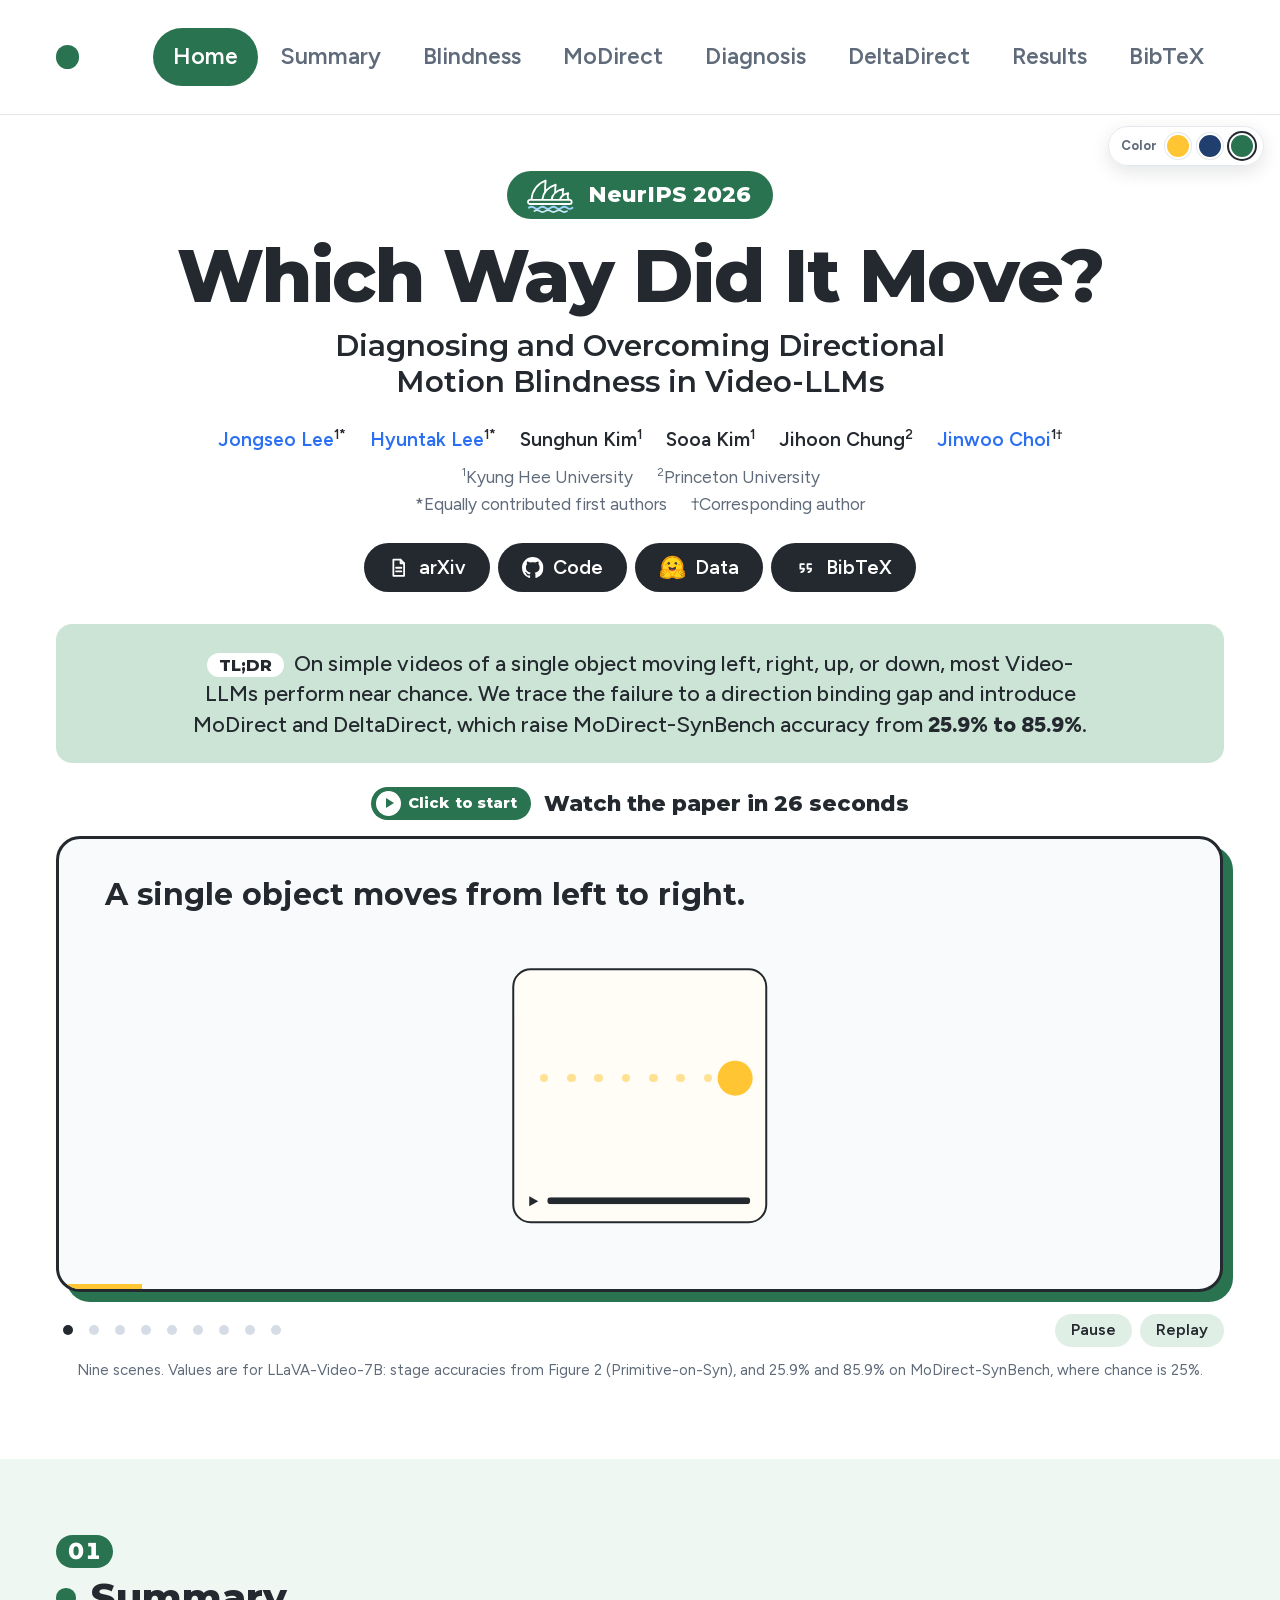
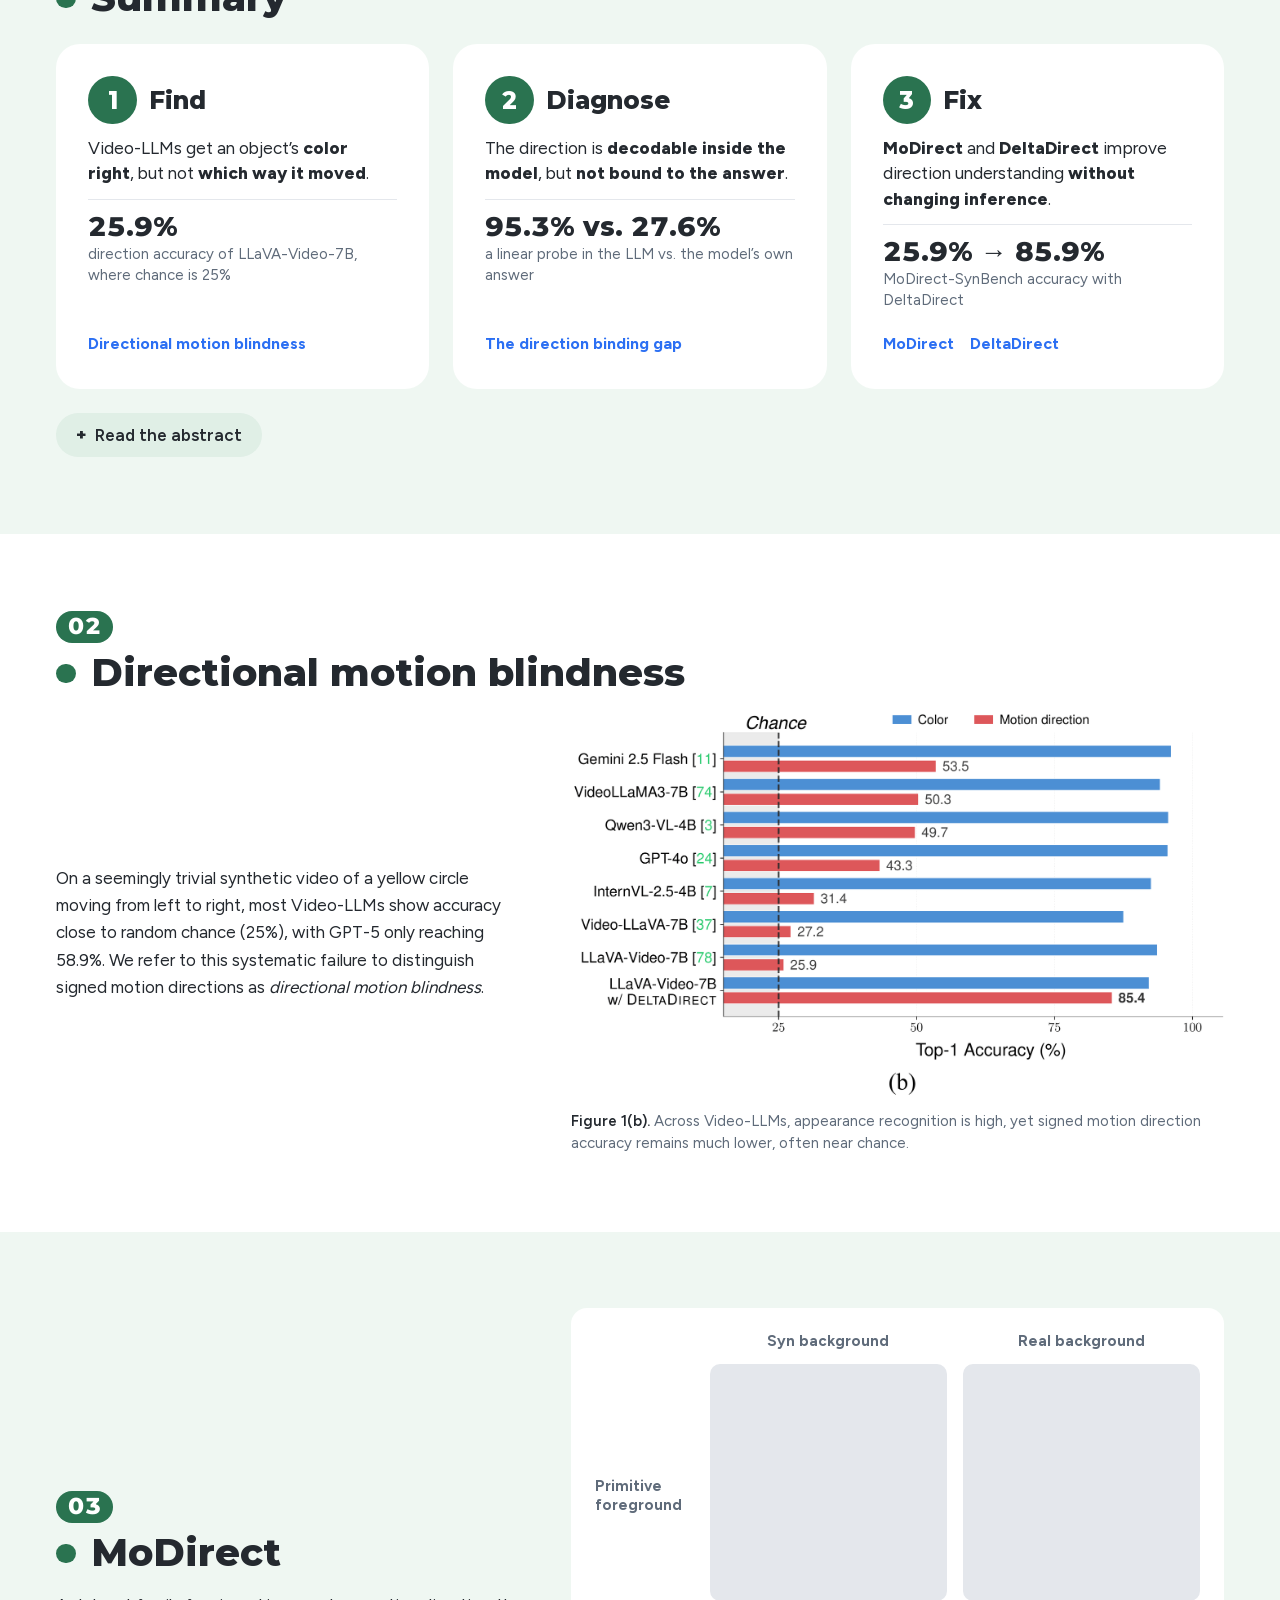
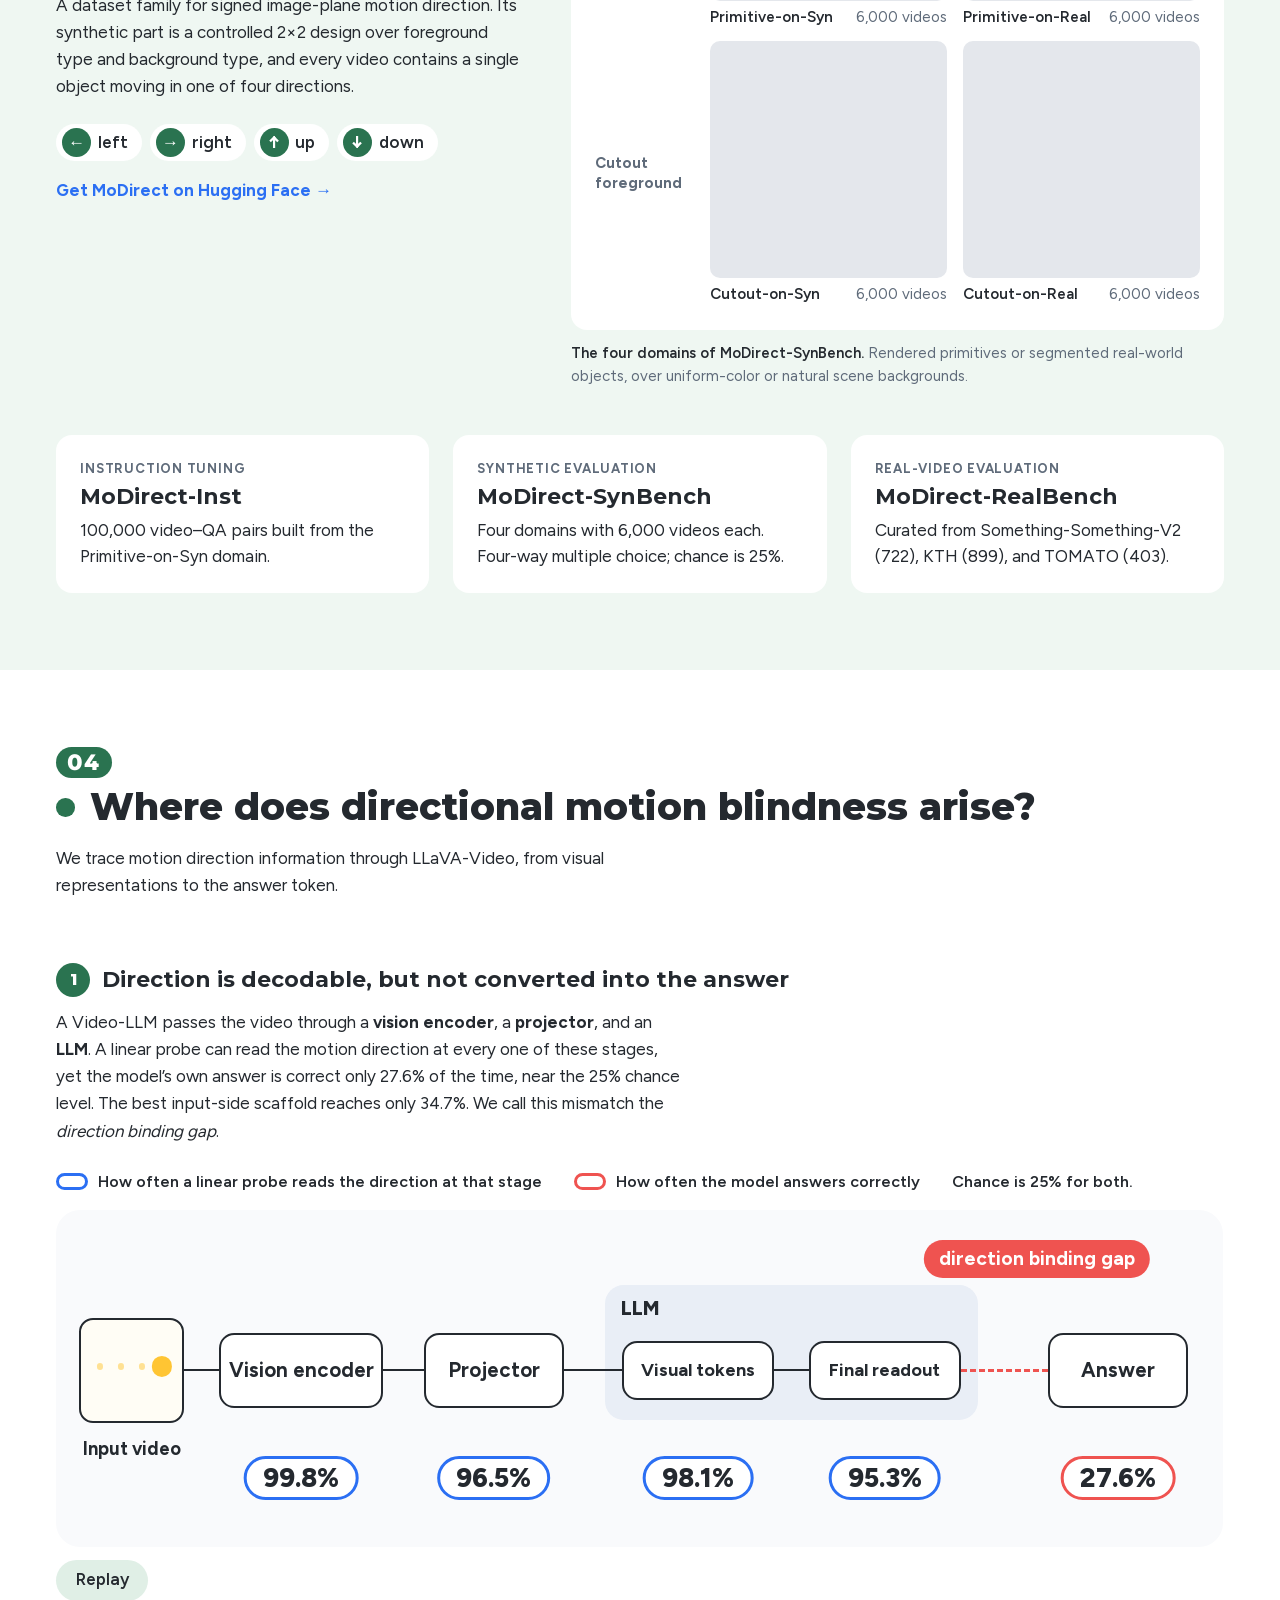
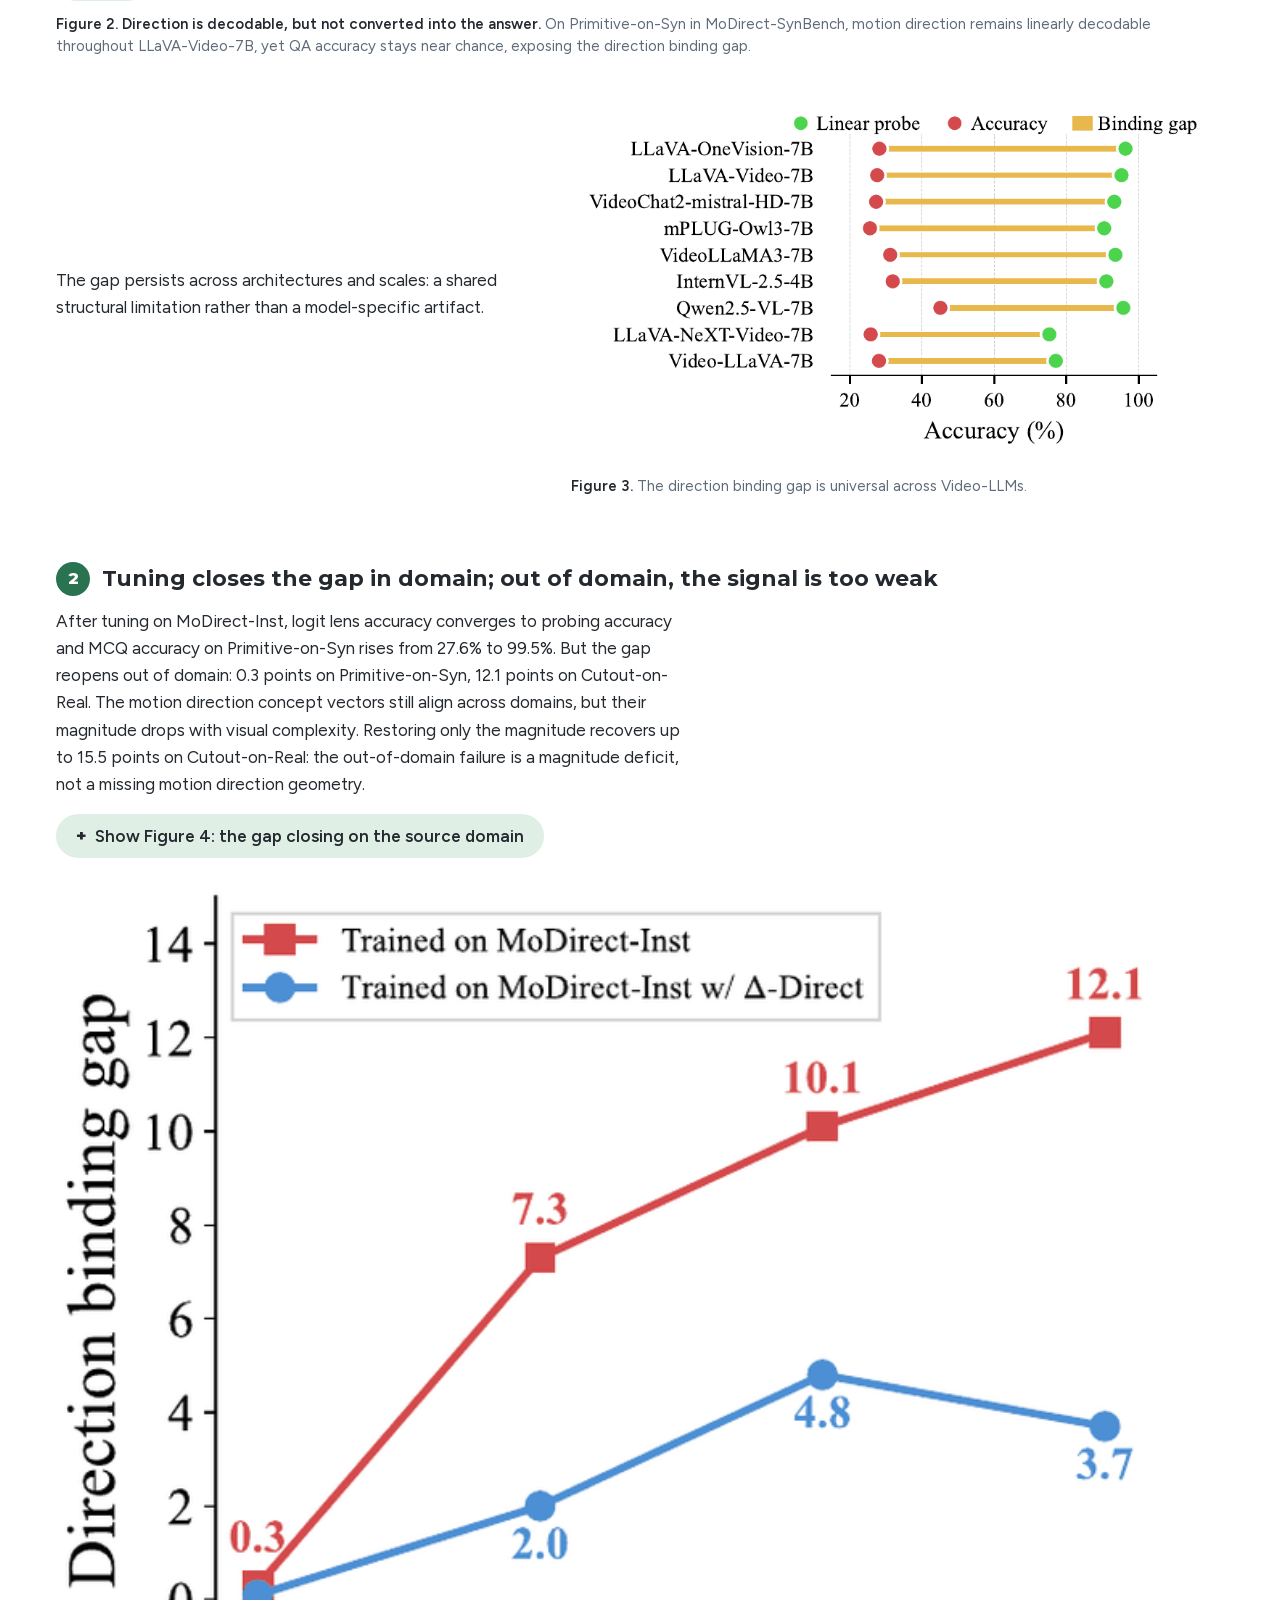
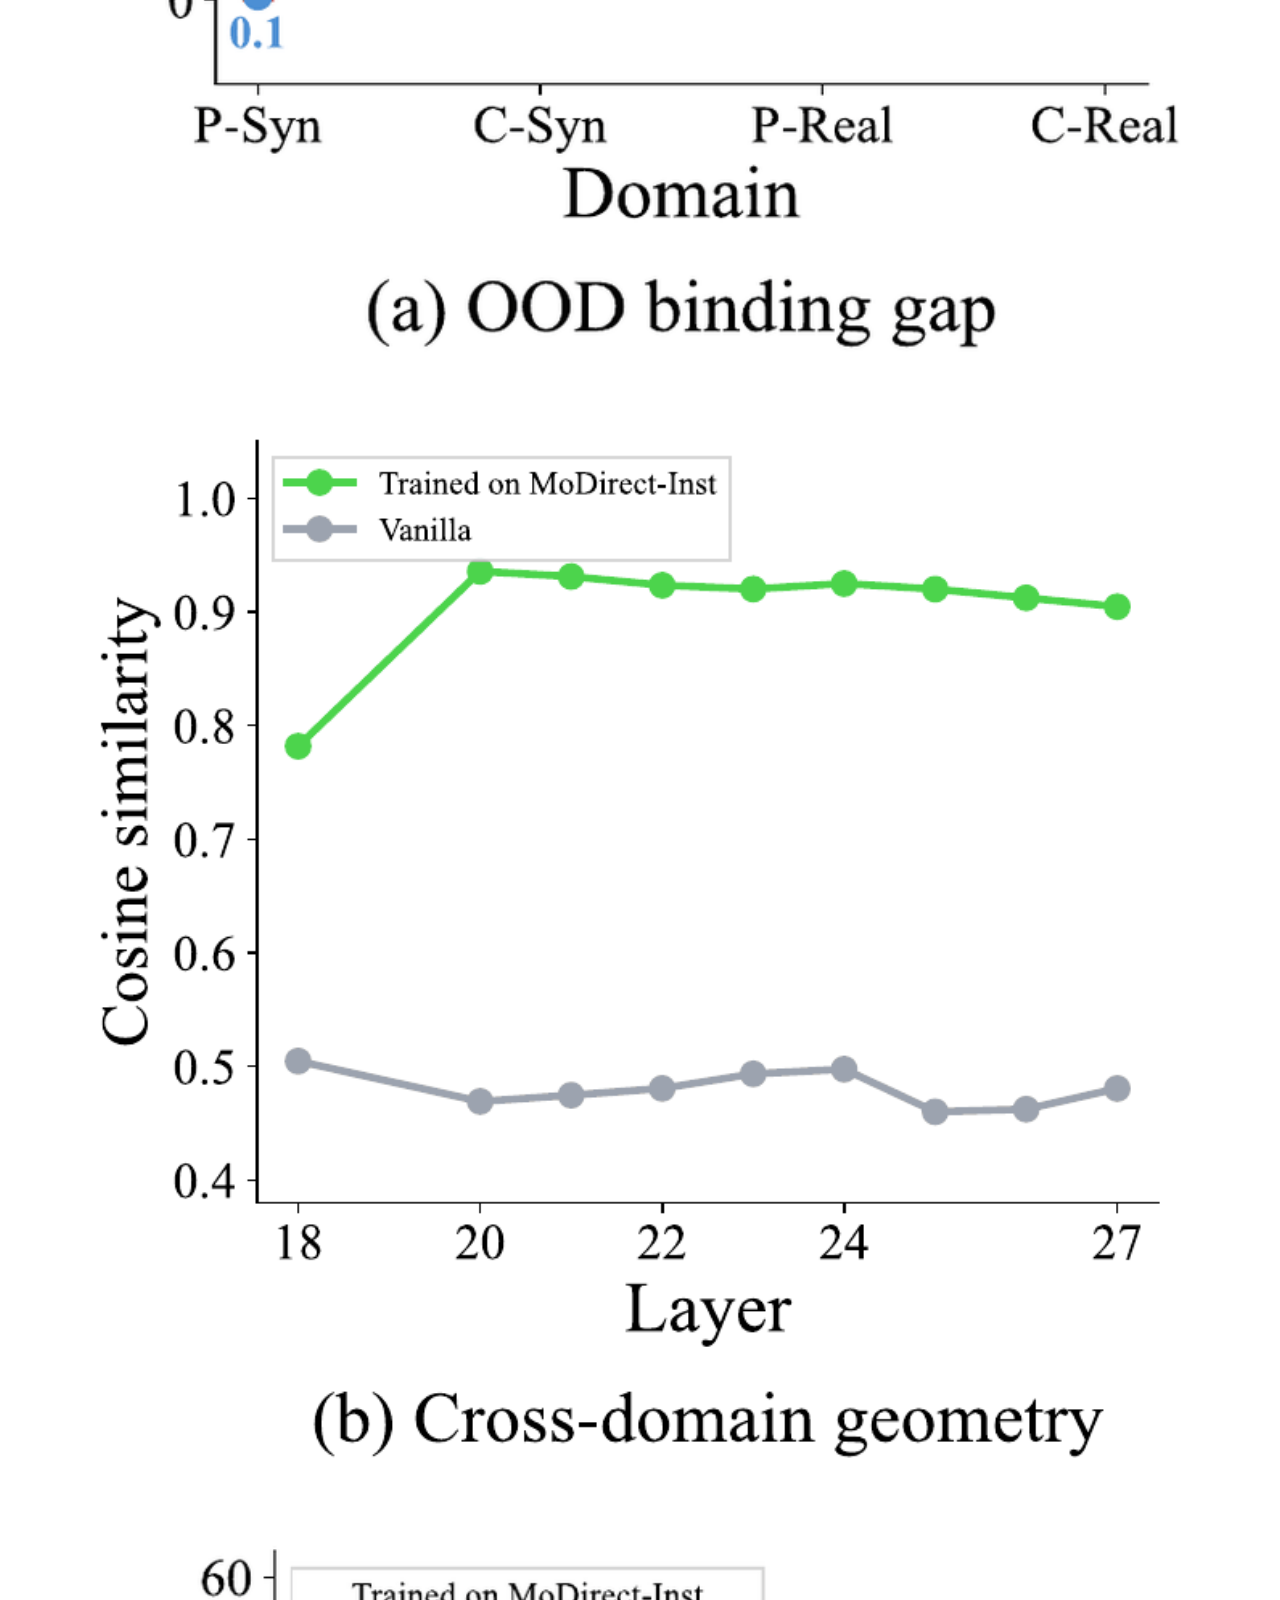
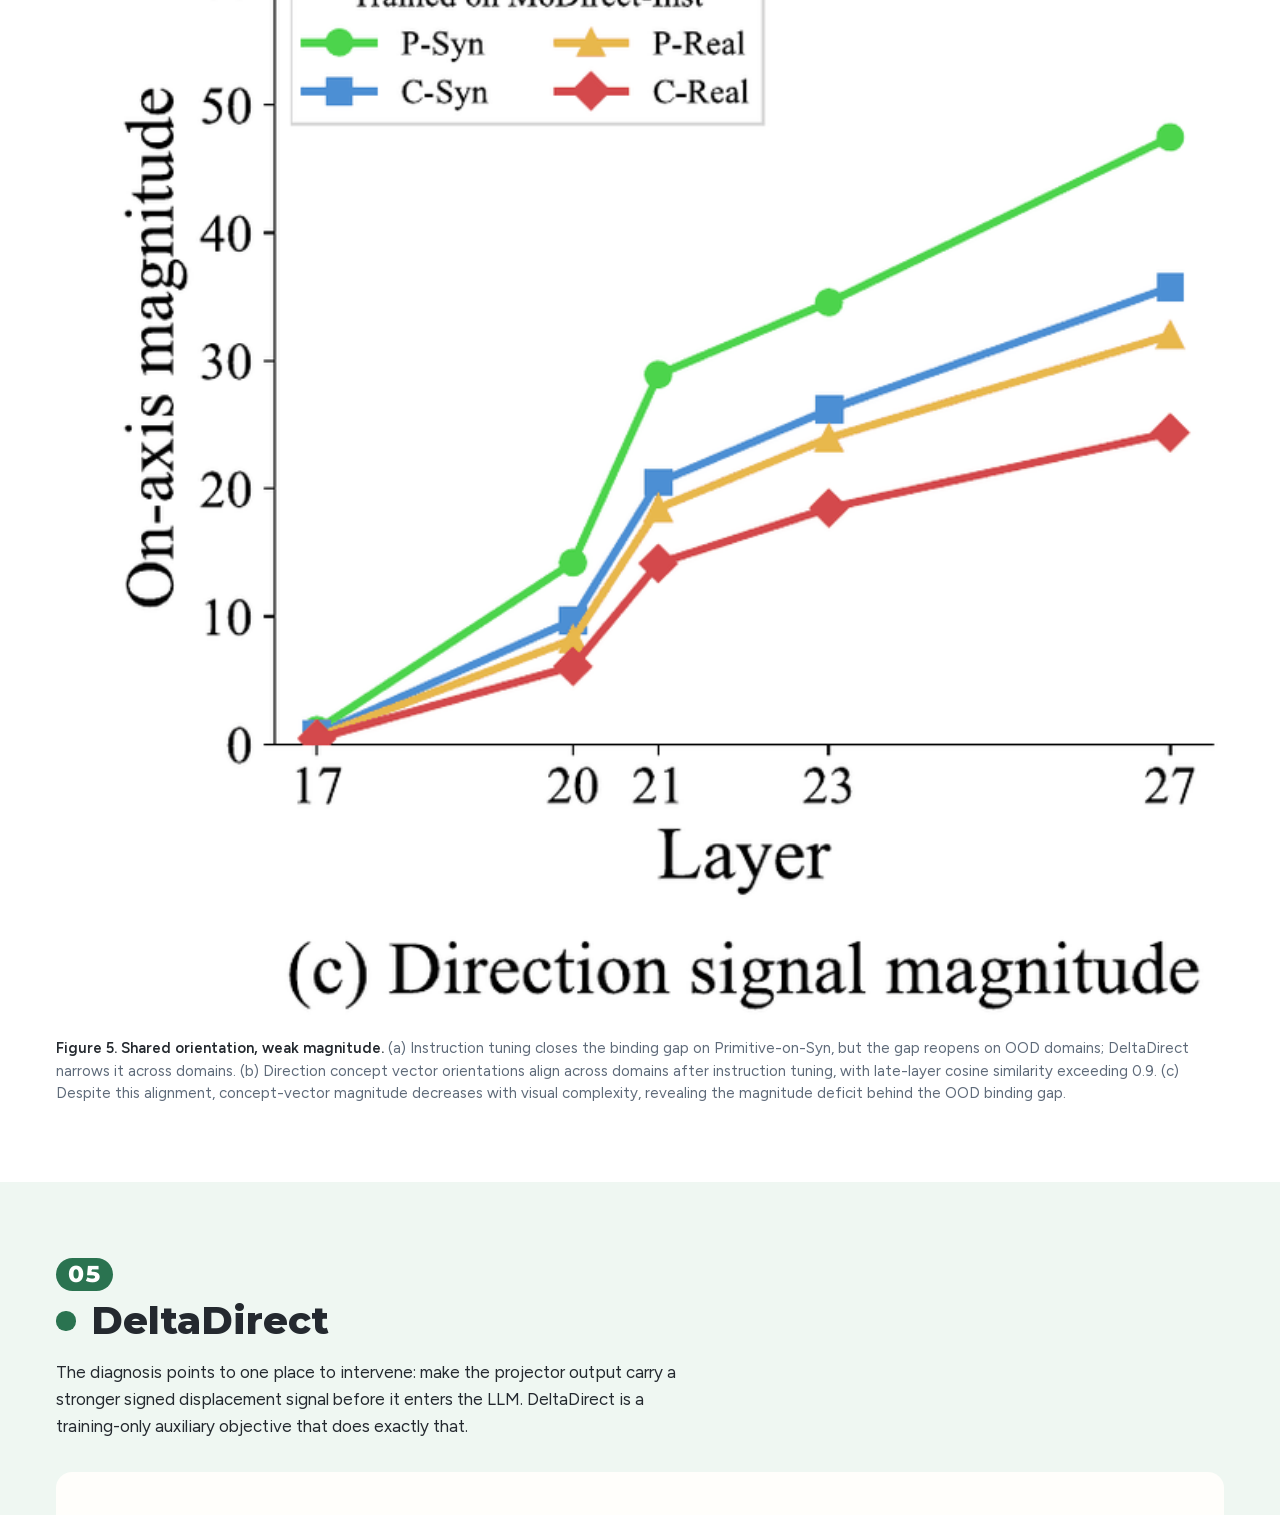
<file: index.html>
<!DOCTYPE html>
<html lang="en">
<head>
  <meta charset="UTF-8">
  <meta name="viewport" content="width=device-width, initial-scale=1">
  <!-- the page is light only: keeps Chrome's auto dark mode from inverting it -->
  <meta name="color-scheme" content="only light">
  <title>Which Way Did It Move? Diagnosing and Overcoming Directional Motion Blindness in Video-LLMs</title>
  <meta name="description" content="Most Video-LLMs perform near chance on the motion direction of a single moving object. We trace the failure to a direction binding gap and introduce MoDirect and DeltaDirect. NeurIPS 2026.">
  <meta property="og:type" content="website">
  <meta property="og:title" content="Which Way Did It Move? Diagnosing and Overcoming Directional Motion Blindness in Video-LLMs">
  <meta property="og:description" content="Most Video-LLMs perform near chance on the motion direction of a single moving object. We trace the failure to a direction binding gap and introduce MoDirect and DeltaDirect.">
  <meta property="og:url" content="https://jong980812.github.io/which-way-did-it-move/">
  <meta property="og:image" content="https://jong980812.github.io/which-way-did-it-move/static/images/og-card.png">
  <meta name="twitter:card" content="summary_large_image">
  <link rel="icon" href="data:image/svg+xml,%3Csvg xmlns='http://www.w3.org/2000/svg' viewBox='0 0 32 32'%3E%3Ccircle cx='16' cy='16' r='13' fill='%232a7350'/%3E%3C/svg%3E">

  <!-- the title and body fonts, fetched before the CSS asks for them -->
  <link rel="preload" href="static/fonts/montserrat-latin.woff2" as="font" type="font/woff2" crossorigin>
  <link rel="preload" href="static/fonts/figtree-latin.woff2" as="font" type="font/woff2" crossorigin>

  <!-- PREVIEW: apply a chosen palette before the first paint (see js/palette.js) -->
  <script>
    (function () {
      var accent = (location.search.match(/[?&]accent=(\w+)/) || [])[1];
      try { accent = accent || localStorage.getItem('accent'); } catch (e) {}
      if (accent === 'yellow' || accent === 'navy') document.documentElement.setAttribute('data-accent', accent);
    })();
  </script>

  <link rel="stylesheet" href="css/fonts.css">
  <link rel="stylesheet" href="css/tokens.css">
  <link rel="stylesheet" href="css/base.css">
  <link rel="stylesheet" href="css/sections/nav.css">
  <link rel="stylesheet" href="css/sections/hero.css">
  <link rel="stylesheet" href="css/sections/abstract.css">
  <link rel="stylesheet" href="css/sections/blindness.css">
  <link rel="stylesheet" href="css/sections/dataset.css">
  <link rel="stylesheet" href="css/sections/diagnosis.css">
  <link rel="stylesheet" href="css/sections/method.css">
  <link rel="stylesheet" href="css/sections/results.css">
  <link rel="stylesheet" href="css/sections/bibtex.css">
  <link rel="stylesheet" href="css/sections/palette.css">

  <script src="js/nav.js" defer></script>
  <script src="js/overflow.js" defer></script>
  <script src="js/hero.js" defer></script>
  <script src="js/reel.js" defer></script>
  <script src="js/dataset.js" defer></script>
  <script src="js/diagnosis.js" defer></script>
  <script src="js/videos.js" defer></script>
  <script src="js/results.js" defer></script>
  <script src="js/bibtex.js" defer></script>
  <script src="js/palette.js" defer></script>
</head>
<body>
<svg width="0" height="0" style="position:absolute" aria-hidden="true">
  <symbol id="i-bot" viewBox="0 0 24 24">
    <g fill="none" stroke="currentColor" stroke-width="2" stroke-linecap="round" stroke-linejoin="round"><path d="M12 5.5V3"/><rect x="4" y="5.5" width="16" height="14" rx="4"/><path d="M9.5 15.5h5M2 11v3M22 11v3"/></g>
    <circle cx="9" cy="11" r="1.5" fill="currentColor"/><circle cx="15" cy="11" r="1.5" fill="currentColor"/><circle cx="12" cy="2.4" r="1.4" fill="currentColor"/>
  </symbol>
  <symbol id="i-paper" viewBox="0 0 24 24"><g fill="none" stroke="currentColor" stroke-width="2" stroke-linecap="round" stroke-linejoin="round"><path d="M6 3h8l4 4v14H6z"/><path d="M14 3v4h4M9 12h6M9 16h6"/></g></symbol>
  <!-- the GitHub mark (Octicons mark-github, MIT) -->
  <symbol id="i-github" viewBox="0 0 16 16"><path fill="currentColor" d="M8 0c4.42 0 8 3.58 8 8a8.013 8.013 0 0 1-5.45 7.59c-.4.08-.55-.17-.55-.38 0-.27.01-1.13.01-2.2 0-.75-.25-1.23-.54-1.48 1.78-.2 3.65-.88 3.65-3.95 0-.88-.31-1.59-.82-2.15.08-.2.36-1.02-.08-2.12 0 0-.67-.22-2.2.82-.64-.18-1.32-.27-2-.27-.68 0-1.36.09-2 .27-1.53-1.03-2.2-.82-2.2-.82-.44 1.1-.16 1.92-.08 2.12-.51.56-.82 1.28-.82 2.15 0 3.06 1.86 3.75 3.64 3.95-.23.2-.44.55-.51 1.07-.46.21-1.61.55-2.33-.66-.15-.24-.6-.83-1.23-.82-.67.01-.27.38.01.53.34.19.73.9.82 1.13.16.45.68 1.31 2.69.94 0 .67.01 1.3.01 1.49 0 .21-.15.45-.55.38A7.995 7.995 0 0 1 0 8c0-4.42 3.58-8 8-8Z"/></symbol>
  <symbol id="i-menu" viewBox="0 0 24 24"><path d="M4 7h16M4 12h16M4 17h16" fill="none" stroke="currentColor" stroke-width="2.2" stroke-linecap="round"/></symbol>
  <symbol id="i-close" viewBox="0 0 24 24"><path d="M6 6l12 12M18 6L6 18" fill="none" stroke="currentColor" stroke-width="2.2" stroke-linecap="round"/></symbol>
  <!-- the Sydney Opera House: four sails on the podium, over the harbour -->
  <symbol id="i-opera" viewBox="0 0 64 42">
    <g style="fill: var(--sail, #fff)" stroke="currentColor" stroke-width="2.2" stroke-linejoin="round">
      <path d="M10 26C11 15 17 7 27 3C26 11 26 19 28 26Z"/>
      <path d="M23 26C24 17 30 11 39 8C38 14 38 20 40 26Z"/>
      <path d="M34 26C35 19 40 15 48 13C47 18 47 22 49 26Z"/>
      <path d="M44 26C45 22 49 19 54 18C53 21 53 24 55 26Z"/>
      <rect x="6" y="26" width="52" height="5" rx="2.5"/>
    </g>
    <path d="M7 35.5q3.25-2.6 6.5 0t6.5 0t6.5 0t6.5 0t6.5 0t6.5 0t6.5 0t6.5 0" fill="none" style="stroke: var(--wave, #2b6ff3)" stroke-width="2.2" stroke-linecap="round"/>
    <path d="M13.5 39.5q3.25-2.2 6.5 0t6.5 0t6.5 0t6.5 0t6.5 0t6.5 0" fill="none" style="stroke: var(--wave-2, #7fb0ff)" stroke-width="2" stroke-linecap="round"/>
  </symbol>
  <symbol id="i-cite" viewBox="0 0 24 24"><path d="M10 8H6v5h4c0 2-1 3.5-3 4M18 8h-4v5h4c0 2-1 3.5-3 4" fill="none" stroke="currentColor" stroke-width="2" stroke-linecap="round" stroke-linejoin="round"/></symbol>
</svg>

<!-- == SECTION: nav == -->
<nav class="nav is-home" aria-label="Sections">
  <div class="container nav__inner">
    <a class="nav__home" href="#top" aria-label="Which Way Did It Move? Back to the top"><span class="nav__ball"></span></a>
    <!-- narrow screens (nav.js): the section being read, and a button that opens the list -->
    <button class="nav__now" type="button" aria-expanded="false" aria-controls="nav-list">
      <span class="visually-hidden">Sections, now reading: </span>
      <span class="nav__ball" aria-hidden="true"></span>
      <span class="nav__count"></span>
      <span class="nav__name">Home</span>
      <svg class="nav__icon nav__icon--menu" aria-hidden="true"><use href="#i-menu"/></svg>
      <svg class="nav__icon nav__icon--close" aria-hidden="true"><use href="#i-close"/></svg>
    </button>
    <ol class="nav__list" id="nav-list">
      <li><a href="#top">Home</a></li>
      <li><a href="#abstract">Summary</a></li>
      <li><a href="#blindness">Blindness</a></li>
      <li><a href="#dataset">MoDirect</a></li>
      <li><a href="#diagnosis">Diagnosis</a></li>
      <li><a href="#method">DeltaDirect</a></li>
      <li><a href="#results">Results</a></li>
      <li><a href="#bibtex">BibTeX</a></li>
    </ol>
  </div>
  <span class="nav__progress" aria-hidden="true"><span></span></span>
</nav>

<!-- PREVIEW: palette switcher, top right; remove with css/sections/palette.css and js/palette.js -->
<div class="palette" role="group" aria-label="Page color (preview)">
  <span class="palette__label">Color</span>
  <button class="palette__swatch" type="button" data-accent="yellow" style="--c: #ffc533" aria-pressed="false"><span class="visually-hidden">Yellow</span></button>
  <button class="palette__swatch" type="button" data-accent="navy" style="--c: #213f6e" aria-pressed="false"><span class="visually-hidden">Navy</span></button>
  <button class="palette__swatch" type="button" data-accent="green" style="--c: #2a7350" aria-pressed="true"><span class="visually-hidden">Green</span></button>
</div>

<main>

<!-- == SECTION: hero == -->
<header class="hero" id="top">
  <div class="container">
    <div class="hero__head">
      <p class="hero__venue"><svg class="hero__venue-icon" aria-hidden="true"><use href="#i-opera"/></svg>NeurIPS 2026<span class="visually-hidden">, Sydney</span></p>
      <h1 class="hero__title">
        <span class="hero__q">Which Way Did It Move?</span>
        <span class="hero__sub">Diagnosing and Overcoming Directional Motion Blindness in Video-LLMs</span>
      </h1>
      <p class="hero__authors">
        <span><a href="https://jong980812.github.io/">Jongseo Lee</a><sup>1*</sup></span>
        <span><a href="https://hyuntak03.github.io/">Hyuntak Lee</a><sup>1*</sup></span>
        <span>Sunghun Kim<sup>1</sup></span>
        <span>Sooa Kim<sup>1</sup></span>
        <span>Jihoon Chung<sup>2</sup></span>
        <span><a href="https://sites.google.com/site/jchoivision/home?authuser=0">Jinwoo Choi</a><sup>1†</sup></span>
      </p>
      <p class="hero__affil">
        <span class="hero__affil-line">
          <span><sup>1</sup>Kyung Hee University</span>
          <span><sup>2</sup>Princeton University</span>
        </span>
        <span class="hero__affil-line">
          <span>*Equally contributed first authors</span>
          <span>†Corresponding author</span>
        </span>
      </p>
      <nav class="hero__links" aria-label="Paper links">
        <a class="btn" href="https://arxiv.org/abs/2605.22823"><svg class="icon" aria-hidden="true"><use href="#i-paper"/></svg>arXiv</a>
        <a class="btn" href="https://github.com/KHU-VLL/DeltaDirect"><svg class="icon" aria-hidden="true"><use href="#i-github"/></svg>Code</a>
        <a class="btn" href="https://huggingface.co/datasets/KHUjongseo/Modirect-family"><img class="icon icon--logo" src="static/images/huggingface.svg" width="95" height="88" alt="">Data</a>
        <a class="btn" href="#bibtex"><svg class="icon" aria-hidden="true"><use href="#i-cite"/></svg>BibTeX</a>
      </nav>
    </div>

    <p class="hero__tldr">
      <b class="hero__tldr-tag">TL;DR</b>
      On simple videos of a single object moving left, right, up, or down, most Video-LLMs perform
      near chance. We trace the failure to a direction binding gap and introduce MoDirect and
      DeltaDirect, which raise MoDirect-SynBench accuracy from <b>25.9% to 85.9%</b>.
    </p>

    <figure class="hero__scene">
      <p class="visually-hidden" id="reel-desc">An animation in nine scenes. A yellow circle moves from left to right over eight video frames. Asked for its color, the Video-LLM correctly answers Yellow. Asked which way it moved, it answers Leftward, which is wrong. We call this failure directional motion blindness: LLaVA-Video-7B scores 25.9% on MoDirect-SynBench, where chance is 25%. Why? Linear probes still decode the direction inside the model, at 99.8% after the vision encoder, 96.5% after the projector and 95.3% in the LLM, but the answer is correct only 27.6% of the time: the direction is not bound to the answer. DeltaDirect strengthens the motion signal at the projector, and accuracy on MoDirect-SynBench rises from 25.9% to 85.9%.</p>
      <!-- the reel plays by itself; this starts it over from the first scene -->
      <button class="hero__watch" type="button" data-reel-start>
        <span class="hero__start"><span class="hero__play" aria-hidden="true"></span><span class="hero__start-click">Click</span><span class="hero__start-tap">Tap</span> to start</span>
        <span>Watch the paper in 26 seconds</span>
      </button>
      <div class="reel">
        <div class="reel__stage" aria-hidden="true">
          <p class="reel__cap" data-scene="1">A single object moves from left to right.</p>
          <p class="reel__cap" data-scene="2">Video-LLMs name its color.</p>
          <p class="reel__cap" data-scene="3">But they miss its direction.</p>
          <p class="reel__cap" data-scene="4">We call this failure</p>
          <p class="reel__cap" data-scene="6">Inside the model, the direction is still decodable.</p>
          <p class="reel__cap" data-scene="7">But it is not bound to the answer.</p>
          <p class="reel__cap" data-scene="8">DeltaDirect strengthens the motion signal at the projector.</p>
          <p class="reel__cap" data-scene="9">On MoDirect-SynBench, accuracy rises from 25.9% to 85.9%.</p>

          <!-- act A: the example (scenes 1-3) -->
          <div class="reel__act reel__act--a">
            <div class="reel__video">
              <span class="reel__dot" style="left:12%"></span>
              <span class="reel__dot" style="left:22.86%"></span>
              <span class="reel__dot" style="left:33.71%"></span>
              <span class="reel__dot" style="left:44.57%"></span>
              <span class="reel__dot" style="left:55.43%"></span>
              <span class="reel__dot" style="left:66.29%"></span>
              <span class="reel__dot" style="left:77.14%"></span>
              <span class="reel__dot" style="left:88%"></span>
              <span class="reel__ball"></span>
              <svg class="reel__truth" viewBox="0 0 200 16" preserveAspectRatio="none"><path d="M2 8h192" fill="none" stroke="currentColor" stroke-width="3" stroke-linecap="round" vector-effect="non-scaling-stroke"/></svg>
              <svg class="reel__truth-tip" viewBox="0 0 12 16"><path d="M2 2l8 6-8 6" fill="none" stroke="currentColor" stroke-width="3" stroke-linecap="round" stroke-linejoin="round"/></svg>
              <span class="reel__bar"><span class="reel__play"></span><span class="reel__time"><span></span></span></span>
            </div>
            <svg class="reel__link" viewBox="0 0 48 24"><path d="M3 12h38M31 3l11 9-11 9" fill="none" stroke="currentColor" stroke-width="4" stroke-linecap="round" stroke-linejoin="round"/></svg>
            <div class="reel__model">
              <span class="reel__bot"><svg><use href="#i-bot"/></svg></span>
              <span class="reel__name">Video-LLM</span>
            </div>
            <div class="reel__talk reel__talk--color">
              <p class="reel__q">What color is the moving object?</p>
              <p class="reel__a">Yellow<span class="reel__mark">✓</span></p>
            </div>
            <div class="reel__talk reel__talk--dir">
              <p class="reel__q">Which way is the object moving?</p>
              <p class="reel__a"><i>←</i>Leftward<span class="reel__mark">✕</span></p>
            </div>
          </div>

          <!-- act B: the name, and the question (scenes 4-5) -->
          <div class="reel__act reel__act--b">
            <p class="reel__title"><span>Directional</span><span>motion blindness</span></p>
            <p class="reel__stat">LLaVA-Video-7B scores 25.9% on MoDirect-SynBench. Chance is 25%.</p>
          </div>
          <div class="reel__act reel__act--why">
            <p class="reel__why">Why?</p>
          </div>

          <!-- act C: where the direction is lost, and the fix (scenes 6-8) -->
          <div class="reel__act reel__act--c">
            <span class="reel__wire reel__wire--1"></span>
            <span class="reel__wire reel__wire--2"></span>
            <span class="reel__wire reel__wire--gap"></span>
            <span class="reel__gap">direction binding gap</span>

            <div class="reel__node reel__node--1">Vision encoder</div>
            <div class="reel__node reel__node--2">Projector<span class="reel__delta">Δ</span></div>
            <div class="reel__node reel__node--3">LLM</div>
            <div class="reel__node reel__node--4">Answer</div>

            <span class="reel__probe reel__probe--1">99.8%</span>
            <span class="reel__probe reel__probe--2">96.5%</span>
            <span class="reel__probe reel__probe--3">95.3%</span>
            <span class="reel__probe reel__probe--bad">27.6%</span>
            <span class="reel__probe reel__probe--good">✓</span>

            <span class="reel__sig"></span>
            <p class="reel__note">Motion direction accuracy at each stage: linear probes inside the model, multiple choice at the answer.</p>
          </div>

          <!-- act D: the result (scene 9) -->
          <div class="reel__act reel__act--d">
            <div class="reel__metric">
              <div>
                <p class="reel__num" data-reel-num>25.9%</p>
                <p class="reel__who">
                  <span class="reel__who-base">LLaVA-Video-7B</span>
                  <span class="reel__who-ours">LLaVA-Video-7B with DeltaDirect</span>
                </p>
              </div>
              <div>
                <div class="reel__track">
                  <span class="reel__fill reel__fill--ours"></span>
                  <span class="reel__fill reel__fill--base"></span>
                  <span class="reel__chance"><b>chance 25%</b></span>
                </div>
                <p class="reel__axis"><span>0</span><span>MoDirect-SynBench accuracy (%)</span><span>100</span></p>
              </div>
            </div>
          </div>

          <span class="reel__progress"><span></span></span>
        </div>
        <div class="reel__controls">
          <ol class="reel__scenes" aria-label="Scenes"></ol>
          <button class="btn btn--soft" type="button" data-reel-toggle aria-pressed="false">Pause</button>
          <button class="btn btn--soft" type="button" data-reel-restart>Replay</button>
        </div>
      </div>
      <!-- phones: the same reel, rendered as a 4:5 video. Its first 0.4 s blend the last scene
           into the first, for the loop; the first play starts after them (#t=0.4) -->
      <video class="hero__video" src="static/videos/hero_reel_4x5.mp4#t=0.4"
             poster="static/images/hero_reel_poster_4x5.jpg" width="1080" height="1350"
             muted loop playsinline controls preload="none" aria-describedby="reel-desc"></video>
      <div class="scene">
        <p class="scene__title">Recent Video-LLMs correctly identify the object’s color but answer the wrong motion direction.</p>
        <div class="scene__flow" aria-hidden="true">
          <div class="scene__input">
            <div class="scene__video">
              <span class="scene__dot" style="left:12%"></span>
              <span class="scene__dot" style="left:22.86%"></span>
              <span class="scene__dot" style="left:33.71%"></span>
              <span class="scene__dot" style="left:44.57%"></span>
              <span class="scene__dot" style="left:55.43%"></span>
              <span class="scene__dot" style="left:66.29%"></span>
              <span class="scene__dot" style="left:77.14%"></span>
              <span class="scene__dot" style="left:88%"></span>
              <span class="scene__ball"></span>
              <span class="scene__bar"><span class="scene__play"></span><span class="scene__progress"><span></span></span></span>
            </div>
            <p class="scene__label">Input video, 8 frames</p>
          </div>

          <svg class="scene__arrow" viewBox="0 0 48 24"><path d="M3 12h38M31 3l11 9-11 9" fill="none" stroke="currentColor" stroke-width="4" stroke-linecap="round" stroke-linejoin="round"/></svg>

          <div class="scene__model">
            <span class="scene__bot"><svg><use href="#i-bot"/></svg></span>
            <p class="scene__label">Video-LLM</p>
          </div>

          <svg class="scene__arrow" viewBox="0 0 48 24"><path d="M3 12h38M31 3l11 9-11 9" fill="none" stroke="currentColor" stroke-width="4" stroke-linecap="round" stroke-linejoin="round"/></svg>

          <div class="scene__qa">
            <div class="qa qa--color">
              <p class="qa__q">What color is the moving object?</p>
              <p class="qa__reply">Yellow<span class="qa__mark">✓</span></p>
            </div>
            <div class="qa qa--dir">
              <p class="qa__q">Which way is the object moving?</p>
              <p class="qa__reply"><span class="qa__way">←</span>Leftward<span class="qa__mark">✕</span></p>
            </div>
          </div>
        </div>
      </div>
      <figcaption class="caption hero__cap">
        Nine scenes. Values are for LLaVA-Video-7B: stage accuracies from Figure 2
        (Primitive-on-Syn), and 25.9% and 85.9% on MoDirect-SynBench, where chance is 25%.
      </figcaption>
    </figure>
  </div>
</header>

<!-- == SECTION: abstract == -->
<section class="section section--band story" id="abstract">
  <div class="container">
    <h2 class="section-title">Summary</h2>
    <ol class="story__steps">
      <li>
        <p class="story__head"><span class="ball-n">1</span>Find</p>
        <p class="story__text">Video-LLMs get an object’s <b>color right</b>, but not <b>which way it moved</b>.</p>
        <p class="story__stat"><b>25.9%</b><span>direction accuracy of LLaVA-Video-7B, where chance is 25%</span></p>
        <p class="story__links"><a href="#blindness">Directional motion blindness</a></p>
      </li>
      <li>
        <p class="story__head"><span class="ball-n">2</span>Diagnose</p>
        <p class="story__text">The direction is <b>decodable inside the model</b>, but <b>not bound to the answer</b>.</p>
        <p class="story__stat"><b>95.3% vs. 27.6%</b><span>a linear probe in the LLM vs. the model’s own answer</span></p>
        <p class="story__links"><a href="#diagnosis">The direction binding gap</a></p>
      </li>
      <li>
        <p class="story__head"><span class="ball-n">3</span>Fix</p>
        <p class="story__text"><b>MoDirect</b> and <b>DeltaDirect</b> improve direction understanding <b>without changing inference</b>.</p>
        <p class="story__stat"><b>25.9% → 85.9%</b><span>MoDirect-SynBench accuracy with DeltaDirect</span></p>
        <p class="story__links"><a href="#dataset">MoDirect</a><a href="#method">DeltaDirect</a></p>
      </li>
    </ol>

    <details class="fold story__abstract">
      <summary>Read the abstract</summary>
      <p class="fold__body">
        Video Large Language Models (Video-LLMs) have made rapid progress on temporal video
        understanding, yet many fail at a basic perceptual primitive: signed image-plane motion
        direction. On simple videos of a single object moving left, right, up, or down, most
        Video-LLMs perform near chance, with above-chance cases largely attributable to prediction
        biases rather than genuine direction understanding. We call this failure <em>directional
        motion blindness</em>. We localize the failure by tracing motion direction information
        through the Video-LLM pipeline. Motion direction remains linearly accessible from the
        vision encoder, projector, and LLM hidden states, but the readout fails to bind this signal
        to the correct verbal answer option, revealing a <em>direction binding gap</em>. Although
        synthetic motion direction instruction tuning reduces this gap on the source domain, motion
        direction concept vector analysis shows that visual complexity weakens the signal magnitude
        and limits out-of-domain generalization. We introduce MoDirect, a dataset family for motion
        direction instruction tuning and evaluation, and DeltaDirect, a diagnosis-driven,
        projector-level objective that predicts normalized 2-D motion vectors from adjacent-frame
        feature deltas. On MoDirect-SynBench, instruction tuning with DeltaDirect improves motion
        direction accuracy from 25.9% to 85.9%. On MoDirect-RealBench, DeltaDirect improves
        real-world motion direction accuracy by 21.4 points over the vanilla baseline without
        real-world tuning data, while preserving standard video-understanding performance.
      </p>
    </details>
  </div>
</section>

<!-- == SECTION: blindness == -->
<section class="section blindness" id="blindness">
  <div class="container">
    <h2 class="section-title">Directional motion blindness</h2>
    <div class="split">
      <p class="prose">
        On a seemingly trivial synthetic video of a yellow circle moving from left to right, most
        Video-LLMs show accuracy close to random chance (25%), with GPT-5 only reaching 58.9%. We
        refer to this systematic failure to distinguish signed motion directions as
        <em>directional motion blindness</em>.
      </p>
      <!-- panel (a), the example video and the two answers, is the reel at the top of the page -->
      <figure class="figure">
        <img src="static/images/teaser_b.png" width="1600" height="947" loading="lazy"
             alt="Bar chart of color accuracy and motion direction accuracy for eight Video-LLMs. Color accuracy is near 90 to 95 percent for all; motion direction accuracy ranges from 25.9 to 53.5 percent, close to the 25 percent chance line, except LLaVA-Video-7B with DeltaDirect at 85.4 percent.">
        <figcaption>
          <b>Figure 1(b).</b> Across Video-LLMs, appearance recognition is high, yet signed motion
          direction accuracy remains much lower, often near chance.
        </figcaption>
      </figure>
    </div>
  </div>
</section>

<!-- == SECTION: dataset == -->
<section class="section section--band dataset" id="dataset">
  <div class="container">
    <div class="dataset__stage">
      <div>
        <h2 class="section-title">MoDirect</h2>
        <p>
          A dataset family for signed image-plane motion direction. Its synthetic part is a
          controlled 2×2 design over foreground type and background type, and every video contains
          a single object moving in one of four directions.
        </p>
        <ul class="dataset__dirs" aria-label="The four motion directions">
          <li><span aria-hidden="true">←</span>left</li>
          <li><span aria-hidden="true">→</span>right</li>
          <li><span aria-hidden="true">↑</span>up</li>
          <li><span aria-hidden="true">↓</span>down</li>
        </ul>
        <p class="dataset__get"><a href="https://huggingface.co/datasets/KHUjongseo/Modirect-family">Get MoDirect on Hugging Face →</a></p>
      </div>

      <figure class="figure">
        <div class="panel">
          <div class="dataset__matrix">
            <span class="dataset__corner"></span>
            <span class="dataset__axis dataset__axis--col">Syn background</span>
            <span class="dataset__axis dataset__axis--col">Real background</span>

            <span class="dataset__axis dataset__axis--row">Primitive foreground</span>
            <div class="clip">
              <video src="static/videos/domains/P-Syn.mp4" width="192" height="192" autoplay muted loop playsinline preload="metadata"
                     aria-label="Primitive-on-Syn example: a geometric primitive moving over a uniform-color background"></video>
              <p class="clip__cap"><b>Primitive-on-Syn</b><span>6,000 videos</span></p>
            </div>
            <div class="clip">
              <video src="static/videos/domains/P-Real.mp4" width="192" height="192" autoplay muted loop playsinline preload="metadata"
                     aria-label="Primitive-on-Real example: a geometric primitive moving over a natural scene background"></video>
              <p class="clip__cap"><b>Primitive-on-Real</b><span>6,000 videos</span></p>
            </div>

            <span class="dataset__axis dataset__axis--row">Cutout foreground</span>
            <div class="clip">
              <video src="static/videos/domains/C-Syn.mp4" width="192" height="192" autoplay muted loop playsinline preload="metadata"
                     aria-label="Cutout-on-Syn example: a segmented real-world object moving over a uniform-color background"></video>
              <p class="clip__cap"><b>Cutout-on-Syn</b><span>6,000 videos</span></p>
            </div>
            <div class="clip">
              <video src="static/videos/domains/C-Real.mp4" width="192" height="192" autoplay muted loop playsinline preload="metadata"
                     aria-label="Cutout-on-Real example: a segmented real-world object moving over a natural scene background"></video>
              <p class="clip__cap"><b>Cutout-on-Real</b><span>6,000 videos</span></p>
            </div>
          </div>
        </div>
        <figcaption>
          <b>The four domains of MoDirect-SynBench.</b> Rendered primitives or segmented
          real-world objects, over uniform-color or natural scene backgrounds.
        </figcaption>
      </figure>
    </div>

    <div class="dataset__family">
      <div>
        <span class="dataset__role">Instruction tuning</span>
        <h3 class="sub-title">MoDirect-Inst</h3>
        <p>100,000 video–QA pairs built from the Primitive-on-Syn domain.</p>
      </div>
      <div>
        <span class="dataset__role">Synthetic evaluation</span>
        <h3 class="sub-title">MoDirect-SynBench</h3>
        <p>Four domains with 6,000 videos each. Four-way multiple choice; chance is 25%.</p>
      </div>
      <div>
        <span class="dataset__role">Real-video evaluation</span>
        <h3 class="sub-title">MoDirect-RealBench</h3>
        <p>Curated from Something-Something-V2 (722), KTH (899), and TOMATO (403).</p>
      </div>
    </div>
  </div>
</section>

<!-- == SECTION: diagnosis == -->
<section class="section diagnosis" id="diagnosis">
  <div class="container">
    <h2 class="section-title section-title--line">Where does directional motion blindness arise?</h2>
    <p class="prose">
      We trace motion direction information through LLaVA-Video, from visual representations to
      the answer token.
    </p>

    <div class="step">
      <div class="step__head">
        <span class="ball-n">1</span>
        <h3 class="sub-title">Direction is decodable, but not converted into the answer</h3>
      </div>
      <p class="prose">
        A Video-LLM passes the video through a <b>vision encoder</b>, a <b>projector</b>, and an
        <b>LLM</b>. A linear probe can read the motion direction at every one of these stages, yet
        the model’s own answer is correct only 27.6% of the time, near the 25% chance level. The
        best input-side scaffold reaches only 34.7%. We call this mismatch the
        <em>direction binding gap</em>.
      </p>
      <figure class="figure step__figure">
        <div class="pipe" data-src="data/diagnosis.json">
          <ul class="pipe__legend">
            <li><span class="pipe__key"></span>How often a linear probe reads the direction at that stage</li>
            <li><span class="pipe__key pipe__key--qa"></span>How often the model answers correctly</li>
            <li>Chance is 25% for both.</li>
          </ul>
          <div class="pipe__stage"></div>
          <button class="btn btn--soft pipe__replay" type="button">Replay</button>
        </div>
        <figcaption>
          <b>Figure 2. Direction is decodable, but not converted into the answer.</b> On
          Primitive-on-Syn in MoDirect-SynBench, motion direction remains linearly decodable
          throughout LLaVA-Video-7B, yet QA accuracy stays near chance, exposing the direction
          binding gap.
        </figcaption>
      </figure>

      <div class="split step__row">
        <p class="prose">
          The gap persists across architectures and scales: a shared structural limitation rather
          than a model-specific artifact.
        </p>
        <figure class="figure step__small">
          <img src="static/images/figure_3.png" width="900" height="515" loading="lazy"
               alt="For nine Video-LLMs, linear probe accuracy for motion direction is far higher than their question-answering accuracy.">
          <figcaption><b>Figure 3.</b> The direction binding gap is universal across Video-LLMs.</figcaption>
        </figure>
      </div>
    </div>

    <div class="step">
      <div class="step__head">
        <span class="ball-n">2</span>
        <h3 class="sub-title">Tuning closes the gap in domain; out of domain, the signal is too weak</h3>
      </div>
      <p class="prose">
        After tuning on MoDirect-Inst, logit lens accuracy converges to probing accuracy and MCQ
        accuracy on Primitive-on-Syn rises from 27.6% to 99.5%. But the gap reopens out of
        domain: 0.3 points on Primitive-on-Syn, 12.1 points on Cutout-on-Real. The motion
        direction concept vectors still align across domains, but their magnitude drops with
        visual complexity. Restoring only the magnitude recovers up to 15.5 points on
        Cutout-on-Real: the out-of-domain failure is a magnitude deficit, not a missing motion
        direction geometry.
      </p>
      <details class="fold step__more">
        <summary>Show Figure 4: the gap closing on the source domain</summary>
        <figure class="figure step__small fold__body">
          <img src="static/images/figure_4.png" width="689" height="468" loading="lazy"
               alt="Layer-wise accuracy for LLaVA-Video on Primitive-on-Syn. Linear probe accuracy is high with and without tuning. Logit lens accuracy stays near chance for the vanilla model and rises to match the probe in late layers after tuning on MoDirect-Inst.">
          <figcaption><b>Figure 4.</b> Instruction tuning closes the direction binding gap (source domain).</figcaption>
        </figure>
      </details>
      <figure class="figure figure--wide step__figure">
        <picture>
          <source media="(max-width: 767px)" srcset="static/images/fig5_stacked.png" width="726" height="2079">
          <img src="static/images/fig5_magnitude.png" width="2125" height="650" loading="lazy"
               alt="Three line charts. (a) The direction binding gap per domain: 0.3, 7.3, 10.1 and 12.1 points with MoDirect-Inst tuning, versus 0.1, 2.0, 4.8 and 3.7 with DeltaDirect. (b) Cross-domain cosine similarity of concept vectors is above 0.9 in late layers after tuning and about 0.5 for the vanilla model. (c) Concept vector magnitude by layer is highest for Primitive-on-Syn and lowest for Cutout-on-Real.">
        </picture>
        <figcaption>
          <b>Figure 5. Shared orientation, weak magnitude.</b> (a) Instruction tuning closes the
          binding gap on Primitive-on-Syn, but the gap reopens on OOD domains; DeltaDirect narrows
          it across domains. (b) Direction concept vector orientations align across domains after
          instruction tuning, with late-layer cosine similarity exceeding 0.9. (c) Despite this
          alignment, concept-vector magnitude decreases with visual complexity, revealing the
          magnitude deficit behind the OOD binding gap.
        </figcaption>
      </figure>
    </div>
  </div>
</section>

<!-- == SECTION: method == -->
<section class="section section--band method" id="method">
  <div class="container">
    <h2 class="section-title">DeltaDirect</h2>
    <p class="prose">
      The diagnosis points to one place to intervene: make the projector output carry a stronger
      signed displacement signal before it enters the LLM. DeltaDirect is a training-only auxiliary
      objective that does exactly that.
    </p>

    <figure class="figure method__anim">
      <p class="visually-hidden" id="dd-desc">
        An 18-second animation of a Video-LLM drawn as stacked layers: input video, vision
        encoder, projector and LLM. During training, one small motion head is attached at the
        projector: a single linear layer with 2D + 2 parameters. The projector features of each
        frame are pooled into one vector, adjacent frames are subtracted, and the head predicts
        the motion vector from that difference. At inference the head is removed, at zero extra cost, and the
        projector keeps the motion signal: the model answers Right.
      </p>
      <!-- one cut per layout: the 4:5 cut stacks the words above the diagram for phones -->
      <video class="method__video method__video--wide" src="static/videos/deltadirect_reel_1920x840.mp4"
             poster="static/images/deltadirect_poster_1920x840.jpg" width="1920" height="840"
             muted loop playsinline controls preload="none" aria-describedby="dd-desc"></video>
      <video class="method__video method__video--tall" src="static/videos/deltadirect_reel_4x5.mp4"
             poster="static/images/deltadirect_poster_4x5.jpg" width="1080" height="1350"
             muted loop playsinline controls preload="none" aria-describedby="dd-desc"></video>
      <figcaption>
        <b>DeltaDirect in 18 seconds.</b> During training, a linear motion head predicts the 2-D
        motion vector from the difference of adjacent-frame projector features. The head is
        removed at inference.
      </figcaption>
    </figure>

    <ol class="method__steps">
      <li>
        <span class="ball-n">1</span>
        <p>Pool the difference of projector features between adjacent frames into a motion-change descriptor.</p>
      </li>
      <li>
        <span class="ball-n">2</span>
        <p>A linear head with only 2<i>D</i>+2 parameters predicts the normalized 2-D motion vector, supervised by the known object motion in MoDirect-Inst.</p>
      </li>
      <li>
        <span class="ball-n">3</span>
        <p>The branch is removed at inference: input format, token sequence, and decoding procedure stay unchanged.</p>
      </li>
    </ol>

    <details class="fold">
      <summary>Show Figure 6 and the equations</summary>
      <div class="fold__body method__more">
        <figure class="figure method__figure">
          <div class="panel">
            <img src="static/images/method.png" width="2035" height="2730" loading="lazy"
                 alt="DeltaDirect architecture. Video frames pass through the vision encoder and projector into the LLM. During training, the difference between adjacent-frame projector features is pooled and passed to a motion head that predicts a 2-D motion vector, which is compared with the ground-truth motion vector by an MSE loss.">
          </div>
          <figcaption><b>Figure 6. DeltaDirect.</b> The motion head is a training-only branch.</figcaption>
        </figure>
        <div class="method__eqs">
            <p class="eq__what">Motion-change descriptor from adjacent-frame projector features</p>
            <div class="eq">
              <math display="block">
                <msub><mi>δ</mi><mi>t</mi></msub><mo>=</mo>
                <mfrac><mn>1</mn><mi>N</mi></mfrac>
                <munderover><mo>∑</mo><mrow><mi>n</mi><mo>=</mo><mn>1</mn></mrow><mi>N</mi></munderover>
                <mrow><mo>(</mo><msub><mi>𝐅</mi><mrow><mi>t</mi><mo>+</mo><mn>1</mn></mrow></msub><mo>[</mo><mi>n</mi><mo>]</mo><mo>−</mo><msub><mi>𝐅</mi><mi>t</mi></msub><mo>[</mo><mi>n</mi><mo>]</mo><mo>)</mo></mrow>
                <mo>∈</mo><msup><mi>ℝ</mi><mi>D</mi></msup>
              </math>
              <span class="eq__n">(1)</span>
            </div>
            <p class="eq__what">Normalized 2-D motion target from the object centers</p>
            <div class="eq">
              <math display="block">
                <msub><mi>𝐦</mi><mi>t</mi></msub><mo>=</mo>
                <mfrac>
                  <mrow><msub><mi>𝐜</mi><mrow><mi>t</mi><mo>+</mo><mn>1</mn></mrow></msub><mo>−</mo><msub><mi>𝐜</mi><mi>t</mi></msub></mrow>
                  <mrow><msub><mrow><mo>‖</mo><msub><mi>𝐜</mi><mrow><mi>t</mi><mo>+</mo><mn>1</mn></mrow></msub><mo>−</mo><msub><mi>𝐜</mi><mi>t</mi></msub><mo>‖</mo></mrow><mn>2</mn></msub><mo>+</mo><mi>ε</mi></mrow>
                </mfrac>
                <mo>∈</mo><msup><mi>ℝ</mi><mn>2</mn></msup>
              </math>
              <span class="eq__n">(2)</span>
            </div>
            <p class="eq__what">Linear prediction head</p>
            <div class="eq">
              <math display="block">
                <msub><mover accent="true"><mi>𝐦</mi><mo>^</mo></mover><mi>t</mi></msub><mo>=</mo>
                <mi>𝐖</mi><msub><mi>δ</mi><mi>t</mi></msub><mo>+</mo><mi>𝐛</mi><mo>,</mo>
                <mspace width="1em"></mspace>
                <mi>𝐖</mi><mo>∈</mo><msup><mi>ℝ</mi><mrow><mn>2</mn><mo>×</mo><mi>D</mi></mrow></msup><mo>,</mo>
                <mspace width="0.5em"></mspace>
                <mi>𝐛</mi><mo>∈</mo><msup><mi>ℝ</mi><mn>2</mn></msup>
              </math>
              <span class="eq__n">(3)</span>
            </div>
            <p class="eq__what">Motion Vector Prediction (MVP) loss</p>
            <div class="eq">
              <math display="block">
                <msub><mi>ℒ</mi><mtext>MVP</mtext></msub><mo>=</mo>
                <mfrac><mn>1</mn><mrow><mi>T</mi><mo>−</mo><mn>1</mn></mrow></mfrac>
                <munderover><mo>∑</mo><mrow><mi>t</mi><mo>=</mo><mn>1</mn></mrow><mrow><mi>T</mi><mo>−</mo><mn>1</mn></mrow></munderover>
                <msubsup><mrow><mo>‖</mo><msub><mover accent="true"><mi>𝐦</mi><mo>^</mo></mover><mi>t</mi></msub><mo>−</mo><msub><mi>𝐦</mi><mi>t</mi></msub><mo>‖</mo></mrow><mn>2</mn><mn>2</mn></msubsup>
              </math>
              <span class="eq__n">(4)</span>
            </div>
            <p class="eq__what">Total training objective</p>
            <div class="eq">
              <math display="block">
                <msub><mi>ℒ</mi><mtext>total</mtext></msub><mo>=</mo>
                <msub><mi>ℒ</mi><mtext>LM</mtext></msub><mo>+</mo><mi>λ</mi><msub><mi>ℒ</mi><mtext>MVP</mtext></msub>
              </math>
              <span class="eq__n">(5)</span>
            </div>
        </div>
      </div>
    </details>
  </div>
</section>

<!-- == SECTION: results == -->
<section class="section results" id="results">
  <div class="container">
    <h2 class="section-title">Results</h2>

    <div class="keys">
      <div>
        <h3 class="keys__name">MoDirect-SynBench</h3>
        <p class="keys__num">25.9% → 85.9%</p>
        <p class="keys__note">Average accuracy of LLaVA-Video-7B, before and after tuning with DeltaDirect. Chance: 25%.</p>
      </div>
      <div>
        <h3 class="keys__name">MoDirect-RealBench</h3>
        <p class="keys__num">43.1% → 64.5%</p>
        <p class="keys__note">+21.4 points over the vanilla baseline, without real-world tuning data. Chance: 39.7%.</p>
      </div>
      <div>
        <h3 class="keys__name">Standard video benchmarks</h3>
        <p class="keys__num">69.4 → 69.8</p>
        <p class="keys__note">Average over five benchmarks for LLaVA-Video-7B. General video understanding is preserved.</p>
      </div>
    </div>

    <figure class="figure">
      <div class="board" data-src="data/results.json">
        <div class="board__bar">
          <div class="board__toggle" role="group" aria-label="Benchmark used for the ranking">
            <button class="btn" type="button" data-bench="syn" aria-pressed="true">MoDirect-SynBench</button>
            <button class="btn" type="button" data-bench="real" aria-pressed="false">MoDirect-RealBench</button>
          </div>
          <ul class="board__legend">
            <li><i class="mark mark--ours"></i>Ours</li>
            <li><i class="mark mark--closed"></i>Closed-source</li>
            <li><i class="mark mark--open"></i>Open-source</li>
            <li><i class="mark mark--motion"></i>Motion-specialized</li>
          </ul>
        </div>
        <div class="board__body">
          <ol class="board__rows"></ol>
          <div class="board__detail" aria-live="polite"></div>
        </div>
      </div>
      <figcaption>
        <b>Every model in Table 1, ranked by average motion direction accuracy (%).</b> The dashed
        line marks random chance: 25.0% on MoDirect-SynBench and 39.7% on MoDirect-RealBench.
        Select a model to see its accuracy on each subset.
      </figcaption>
    </figure>

    <div class="results__folds">
      <details class="fold">
        <summary>Table 1: every model, every domain</summary>
        <figure class="figure fold__body">
          <div class="table-wrap" data-table="table1"></div>
          <figcaption>
            <b>Table 1. DeltaDirect improves motion direction understanding on both
            MoDirect-SynBench and MoDirect-RealBench.</b> We report Top-1 accuracy (%). Rows with ±
            report the mean and standard deviation over three seeds. Best results are in bold and
            second best are underlined.
          </figcaption>
        </figure>
      </details>

      <details class="fold">
        <summary>Tables 2–3: where and what to supervise</summary>
        <div class="results__pair fold__body">
          <figure class="figure">
            <div class="table-wrap" data-table="table2"></div>
            <figcaption>
              <b>Table 2. Where to apply supervision.</b> Post-projector supervision performs best
              on average, while readout supervision performs poorly despite the binding gap being
              observed there.
            </figcaption>
          </figure>
          <figure class="figure">
            <div class="table-wrap" data-table="table3"></div>
            <figcaption>
              <b>Table 3. What motion signal to supervise.</b> Signed 2-D motion-vector supervision
              is most effective.
            </figcaption>
          </figure>
        </div>
      </details>

      <details class="fold">
        <summary>Table 4: general video benchmarks</summary>
        <figure class="figure results__stack fold__body">
          <div class="table-wrap" data-table="table4standard"></div>
          <div class="table-wrap" data-table="table4fine"></div>
          <figcaption>
            <b>Table 4. DeltaDirect preserves general video understanding.</b> We compare
            DeltaDirect with the base LLaVA-Video-7B on standard and fine-grained video benchmarks.
            EgoSchema uses the validation set; Vinoground reports the Group score.
          </figcaption>
        </figure>
      </details>
    </div>

    <noscript>
      <p class="prose">The chart and tables need JavaScript. All numbers are in the <a href="https://arxiv.org/abs/2605.22823">paper</a>.</p>
    </noscript>
  </div>
</section>

<!-- == SECTION: bibtex == -->
<section class="section section--band bibtex" id="bibtex">
  <div class="container">
    <h2 class="section-title">BibTeX</h2>
    <div class="bibtex__box">
      <button class="btn btn--soft bibtex__copy" type="button">Copy</button>
      <pre class="bibtex__code mono"><code>@inproceedings{lee2026deltadirect,
  title     = {Which Way Did It Move? Diagnosing and Overcoming
               Directional Motion Blindness in Video-LLMs},
  author    = {Lee, Jongseo and Lee, Hyuntak and Kim, Sunghun and
               Kim, Sooa and Chung, Jihoon and Choi, Jinwoo},
  booktitle = {Advances in Neural Information Processing Systems (NeurIPS)},
  year      = {2026}
}</code></pre>
    </div>
  </div>
</section>

</main>

<footer class="footer">
  <div class="container">
    <p>© 2026 <a href="https://github.com/KHU-VLL">KHU VLL</a>, Kyung Hee University.</p>
  </div>
</footer>
</body>
</html>
</file>
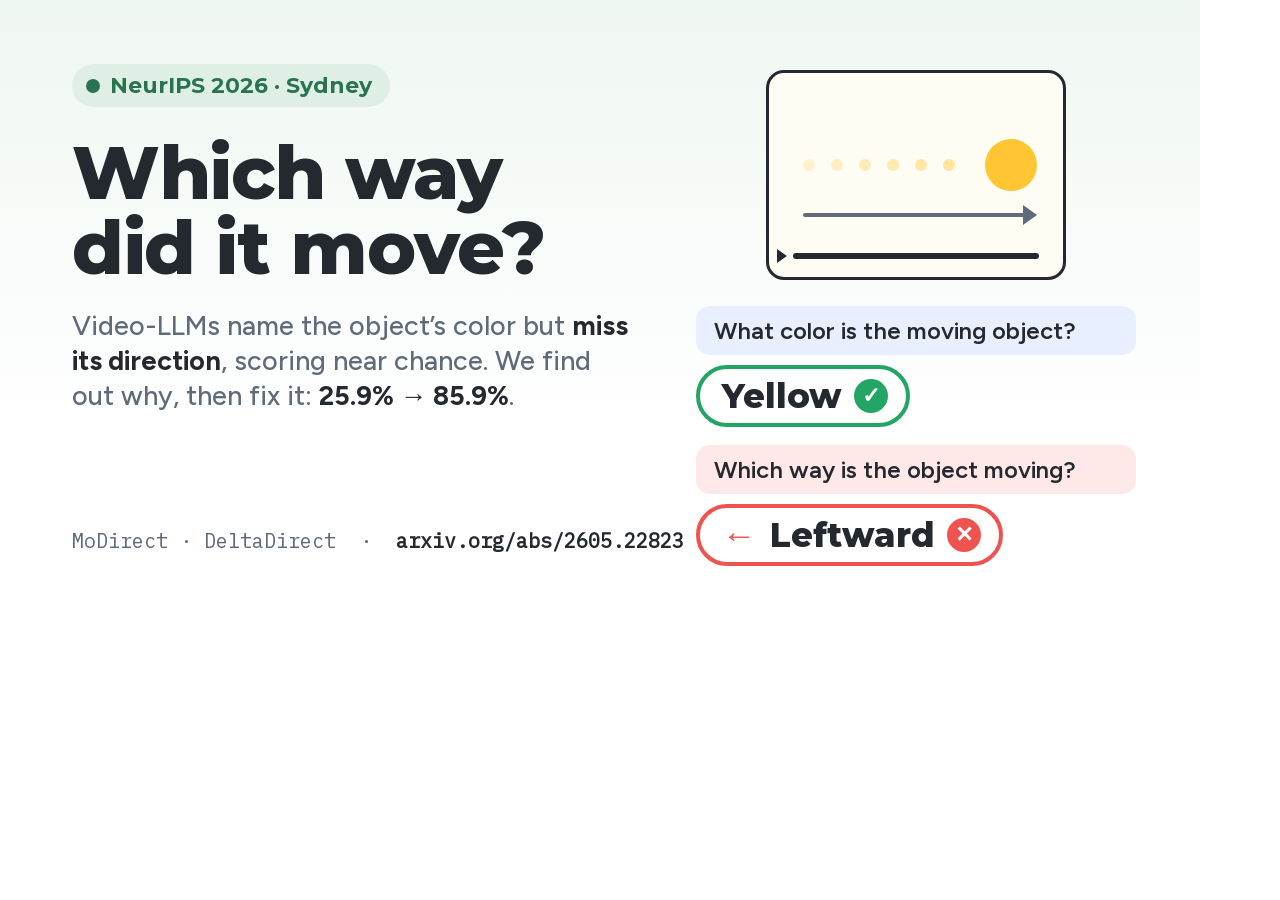
<file: tools/og-card.html>
<!DOCTYPE html>
<!-- The link-preview card (1200×630). Render it with tools/render-og.sh. -->
<html lang="en">
<head>
  <meta charset="UTF-8">
  <link rel="stylesheet" href="../css/fonts.css">
  <style>
    html, body { margin: 0; width: 1200px; height: 630px; overflow: hidden; }
    body {
      background: #ffffff; color: #24292f;
      font-family: "Figtree", -apple-system, "Helvetica Neue", Arial, sans-serif;
      position: relative;
    }
    .band { position: absolute; inset: 0; background: linear-gradient(180deg, #eff7f2 0%, #ffffff 70%); }
    .left { position: absolute; left: 72px; top: 64px; width: 560px; }
    .venue {
      display: inline-flex; align-items: center; gap: 10px;
      font-family: "Montserrat", sans-serif; font-weight: 700; font-size: 22px;
      color: #2a7350; background: #e0efe6; border-radius: 999px; padding: 8px 18px 8px 14px;
    }
    .venue .dot { width: 14px; height: 14px; border-radius: 50%; background: #2a7350; }
    h1 {
      font-family: "Montserrat", sans-serif; font-weight: 800; font-size: 74px; line-height: 1.02;
      letter-spacing: -0.02em; margin: 28px 0 22px;
    }
    .sub { font-size: 27px; line-height: 1.3; color: #5f6b7a; font-weight: 500; margin: 0; }
    .sub b { color: #24292f; font-weight: 700; }
    .foot { position: absolute; left: 72px; bottom: 56px; font-family: "IBM Plex Mono", monospace; font-size: 20px; color: #5f6b7a; }
    .foot b { color: #24292f; font-weight: 600; }

    /* the demo: video frame, then two Q/A pairs */
    .demo { position: absolute; right: 64px; top: 70px; width: 440px; }
    .frame {
      width: 300px; height: 210px; margin: 0 auto 26px; border: 3px solid #24292f; border-radius: 18px;
      background: #fffdf3; position: relative; box-sizing: border-box;
    }
    .trail { position: absolute; left: 34px; top: 86px; display: flex; gap: 16px; align-items: center; }
    .trail i { width: 12px; height: 12px; border-radius: 50%; background: #ffc533; opacity: .45; }
    .trail i:nth-child(1) { opacity: .2 } .trail i:nth-child(2) { opacity: .25 } .trail i:nth-child(3) { opacity: .3 }
    .trail i:nth-child(4) { opacity: .35 } .trail i:nth-child(5) { opacity: .4 } .trail i:nth-child(6) { opacity: .45 }
    .ball { position: absolute; left: 216px; top: 66px; width: 52px; height: 52px; border-radius: 50%; background: #ffc533; }
    .arrow { position: absolute; left: 34px; top: 140px; width: 232px; height: 4px; background: #5f6b7a; border-radius: 2px; }
    .arrow::after { content: ""; position: absolute; right: -2px; top: -8px; border: 10px solid transparent; border-left: 14px solid #5f6b7a; border-right: 0; }
    .bar { position: absolute; left: 24px; right: 24px; bottom: 18px; height: 6px; border-radius: 3px; background: #24292f; }
    .bar::before { content: ""; position: absolute; left: -16px; top: -4px; border: 7px solid transparent; border-left: 10px solid #24292f; border-right: 0; }
    .q { font-weight: 600; font-size: 24px; padding: 10px 18px; border-radius: 14px; margin: 0 0 10px; }
    .q.blue { background: #e8f0ff; } .q.red { background: #ffe9e8; }
    .a {
      display: inline-flex; align-items: center; gap: 12px; font-family: "Montserrat", sans-serif; font-weight: 800;
      font-size: 34px; padding: 6px 18px 6px 22px; border: 4px solid; border-radius: 999px; margin: 0 0 18px; background: #fff;
    }
    .a.ok { border-color: #22a565; } .a.no { border-color: #ef5350; }
    .mark { width: 34px; height: 34px; border-radius: 50%; display: inline-grid; place-items: center; color: #fff; font-size: 22px; font-family: sans-serif; }
    .ok .mark { background: #22a565; } .no .mark { background: #ef5350; }
    .no .dir { color: #ef5350; font-weight: 700; margin-right: 2px; }
  </style>
</head>
<body>
  <div class="band"></div>
  <div class="left">
    <span class="venue"><span class="dot"></span>NeurIPS 2026 · Sydney</span>
    <h1>Which way<br>did it move?</h1>
    <p class="sub">Video-LLMs name the object’s color but <b>miss its direction</b>, scoring near chance. We find out why, then fix it: <b>25.9% → 85.9%</b>.</p>
  </div>
  <p class="foot">MoDirect · DeltaDirect &nbsp;·&nbsp; <b>arxiv.org/abs/2605.22823</b></p>

  <div class="demo">
    <div class="frame">
      <div class="trail"><i></i><i></i><i></i><i></i><i></i><i></i></div>
      <div class="ball"></div>
      <div class="arrow"></div>
      <div class="bar"></div>
    </div>
    <p class="q blue">What color is the moving object?</p>
    <p class="a ok">Yellow <span class="mark">✓</span></p>
    <p class="q red">Which way is the object moving?</p>
    <p class="a no"><span class="dir">←</span> Leftward <span class="mark">✕</span></p>
  </div>
</body>
</html>
</file>
<file: css/fonts.css>
/* Fonts, served with the page instead of from Google Fonts, so a phone that
   cannot reach fonts.gstatic.com still gets them. Figtree and Montserrat are
   variable: one file per subset covers every weight. The browser downloads a
   subset only when the page uses a character in its unicode-range. */
/* latin-ext */
@font-face {
  font-family: 'Figtree';
  font-style: normal;
  font-weight: 400;
  font-display: swap;
  src: url(../static/fonts/figtree-latin-ext.woff2) format('woff2');
  unicode-range: U+0100-02BA, U+02BD-02C5, U+02C7-02CC, U+02CE-02D7, U+02DD-02FF, U+0304, U+0308, U+0329, U+1D00-1DBF, U+1E00-1E9F, U+1EF2-1EFF, U+2020, U+20A0-20AB, U+20AD-20C0, U+2113, U+2C60-2C7F, U+A720-A7FF;
}
/* latin */
@font-face {
  font-family: 'Figtree';
  font-style: normal;
  font-weight: 400;
  font-display: swap;
  src: url(../static/fonts/figtree-latin.woff2) format('woff2');
  unicode-range: U+0000-00FF, U+0131, U+0152-0153, U+02BB-02BC, U+02C6, U+02DA, U+02DC, U+0304, U+0308, U+0329, U+2000-206F, U+20AC, U+2122, U+2191, U+2193, U+2212, U+2215, U+FEFF, U+FFFD;
}
/* latin-ext */
@font-face {
  font-family: 'Figtree';
  font-style: normal;
  font-weight: 500;
  font-display: swap;
  src: url(../static/fonts/figtree-latin-ext.woff2) format('woff2');
  unicode-range: U+0100-02BA, U+02BD-02C5, U+02C7-02CC, U+02CE-02D7, U+02DD-02FF, U+0304, U+0308, U+0329, U+1D00-1DBF, U+1E00-1E9F, U+1EF2-1EFF, U+2020, U+20A0-20AB, U+20AD-20C0, U+2113, U+2C60-2C7F, U+A720-A7FF;
}
/* latin */
@font-face {
  font-family: 'Figtree';
  font-style: normal;
  font-weight: 500;
  font-display: swap;
  src: url(../static/fonts/figtree-latin.woff2) format('woff2');
  unicode-range: U+0000-00FF, U+0131, U+0152-0153, U+02BB-02BC, U+02C6, U+02DA, U+02DC, U+0304, U+0308, U+0329, U+2000-206F, U+20AC, U+2122, U+2191, U+2193, U+2212, U+2215, U+FEFF, U+FFFD;
}
/* latin-ext */
@font-face {
  font-family: 'Figtree';
  font-style: normal;
  font-weight: 600;
  font-display: swap;
  src: url(../static/fonts/figtree-latin-ext.woff2) format('woff2');
  unicode-range: U+0100-02BA, U+02BD-02C5, U+02C7-02CC, U+02CE-02D7, U+02DD-02FF, U+0304, U+0308, U+0329, U+1D00-1DBF, U+1E00-1E9F, U+1EF2-1EFF, U+2020, U+20A0-20AB, U+20AD-20C0, U+2113, U+2C60-2C7F, U+A720-A7FF;
}
/* latin */
@font-face {
  font-family: 'Figtree';
  font-style: normal;
  font-weight: 600;
  font-display: swap;
  src: url(../static/fonts/figtree-latin.woff2) format('woff2');
  unicode-range: U+0000-00FF, U+0131, U+0152-0153, U+02BB-02BC, U+02C6, U+02DA, U+02DC, U+0304, U+0308, U+0329, U+2000-206F, U+20AC, U+2122, U+2191, U+2193, U+2212, U+2215, U+FEFF, U+FFFD;
}
/* latin-ext */
@font-face {
  font-family: 'Figtree';
  font-style: normal;
  font-weight: 700;
  font-display: swap;
  src: url(../static/fonts/figtree-latin-ext.woff2) format('woff2');
  unicode-range: U+0100-02BA, U+02BD-02C5, U+02C7-02CC, U+02CE-02D7, U+02DD-02FF, U+0304, U+0308, U+0329, U+1D00-1DBF, U+1E00-1E9F, U+1EF2-1EFF, U+2020, U+20A0-20AB, U+20AD-20C0, U+2113, U+2C60-2C7F, U+A720-A7FF;
}
/* latin */
@font-face {
  font-family: 'Figtree';
  font-style: normal;
  font-weight: 700;
  font-display: swap;
  src: url(../static/fonts/figtree-latin.woff2) format('woff2');
  unicode-range: U+0000-00FF, U+0131, U+0152-0153, U+02BB-02BC, U+02C6, U+02DA, U+02DC, U+0304, U+0308, U+0329, U+2000-206F, U+20AC, U+2122, U+2191, U+2193, U+2212, U+2215, U+FEFF, U+FFFD;
}
/* latin-ext */
@font-face {
  font-family: 'Figtree';
  font-style: normal;
  font-weight: 800;
  font-display: swap;
  src: url(../static/fonts/figtree-latin-ext.woff2) format('woff2');
  unicode-range: U+0100-02BA, U+02BD-02C5, U+02C7-02CC, U+02CE-02D7, U+02DD-02FF, U+0304, U+0308, U+0329, U+1D00-1DBF, U+1E00-1E9F, U+1EF2-1EFF, U+2020, U+20A0-20AB, U+20AD-20C0, U+2113, U+2C60-2C7F, U+A720-A7FF;
}
/* latin */
@font-face {
  font-family: 'Figtree';
  font-style: normal;
  font-weight: 800;
  font-display: swap;
  src: url(../static/fonts/figtree-latin.woff2) format('woff2');
  unicode-range: U+0000-00FF, U+0131, U+0152-0153, U+02BB-02BC, U+02C6, U+02DA, U+02DC, U+0304, U+0308, U+0329, U+2000-206F, U+20AC, U+2122, U+2191, U+2193, U+2212, U+2215, U+FEFF, U+FFFD;
}
/* cyrillic-ext */
@font-face {
  font-family: 'IBM Plex Mono';
  font-style: normal;
  font-weight: 400;
  font-display: swap;
  src: url(../static/fonts/ibm-plex-mono-cyrillic-ext.woff2) format('woff2');
  unicode-range: U+0460-052F, U+1C80-1C8A, U+20B4, U+2DE0-2DFF, U+A640-A69F, U+FE2E-FE2F;
}
/* cyrillic */
@font-face {
  font-family: 'IBM Plex Mono';
  font-style: normal;
  font-weight: 400;
  font-display: swap;
  src: url(../static/fonts/ibm-plex-mono-cyrillic.woff2) format('woff2');
  unicode-range: U+0301, U+0400-045F, U+0490-0491, U+04B0-04B1, U+2116;
}
/* vietnamese */
@font-face {
  font-family: 'IBM Plex Mono';
  font-style: normal;
  font-weight: 400;
  font-display: swap;
  src: url(../static/fonts/ibm-plex-mono-vietnamese.woff2) format('woff2');
  unicode-range: U+0102-0103, U+0110-0111, U+0128-0129, U+0168-0169, U+01A0-01A1, U+01AF-01B0, U+0300-0301, U+0303-0304, U+0308-0309, U+0323, U+0329, U+1EA0-1EF9, U+20AB;
}
/* latin-ext */
@font-face {
  font-family: 'IBM Plex Mono';
  font-style: normal;
  font-weight: 400;
  font-display: swap;
  src: url(../static/fonts/ibm-plex-mono-latin-ext.woff2) format('woff2');
  unicode-range: U+0100-02BA, U+02BD-02C5, U+02C7-02CC, U+02CE-02D7, U+02DD-02FF, U+0304, U+0308, U+0329, U+1D00-1DBF, U+1E00-1E9F, U+1EF2-1EFF, U+2020, U+20A0-20AB, U+20AD-20C0, U+2113, U+2C60-2C7F, U+A720-A7FF;
}
/* latin */
@font-face {
  font-family: 'IBM Plex Mono';
  font-style: normal;
  font-weight: 400;
  font-display: swap;
  src: url(../static/fonts/ibm-plex-mono-latin.woff2) format('woff2');
  unicode-range: U+0000-00FF, U+0131, U+0152-0153, U+02BB-02BC, U+02C6, U+02DA, U+02DC, U+0304, U+0308, U+0329, U+2000-206F, U+20AC, U+2122, U+2191, U+2193, U+2212, U+2215, U+FEFF, U+FFFD;
}
/* cyrillic-ext */
@font-face {
  font-family: 'Montserrat';
  font-style: normal;
  font-weight: 600;
  font-display: swap;
  src: url(../static/fonts/montserrat-cyrillic-ext.woff2) format('woff2');
  unicode-range: U+0460-052F, U+1C80-1C8A, U+20B4, U+2DE0-2DFF, U+A640-A69F, U+FE2E-FE2F;
}
/* cyrillic */
@font-face {
  font-family: 'Montserrat';
  font-style: normal;
  font-weight: 600;
  font-display: swap;
  src: url(../static/fonts/montserrat-cyrillic.woff2) format('woff2');
  unicode-range: U+0301, U+0400-045F, U+0490-0491, U+04B0-04B1, U+2116;
}
/* vietnamese */
@font-face {
  font-family: 'Montserrat';
  font-style: normal;
  font-weight: 600;
  font-display: swap;
  src: url(../static/fonts/montserrat-vietnamese.woff2) format('woff2');
  unicode-range: U+0102-0103, U+0110-0111, U+0128-0129, U+0168-0169, U+01A0-01A1, U+01AF-01B0, U+0300-0301, U+0303-0304, U+0308-0309, U+0323, U+0329, U+1EA0-1EF9, U+20AB;
}
/* latin-ext */
@font-face {
  font-family: 'Montserrat';
  font-style: normal;
  font-weight: 600;
  font-display: swap;
  src: url(../static/fonts/montserrat-latin-ext.woff2) format('woff2');
  unicode-range: U+0100-02BA, U+02BD-02C5, U+02C7-02CC, U+02CE-02D7, U+02DD-02FF, U+0304, U+0308, U+0329, U+1D00-1DBF, U+1E00-1E9F, U+1EF2-1EFF, U+2020, U+20A0-20AB, U+20AD-20C0, U+2113, U+2C60-2C7F, U+A720-A7FF;
}
/* latin */
@font-face {
  font-family: 'Montserrat';
  font-style: normal;
  font-weight: 600;
  font-display: swap;
  src: url(../static/fonts/montserrat-latin.woff2) format('woff2');
  unicode-range: U+0000-00FF, U+0131, U+0152-0153, U+02BB-02BC, U+02C6, U+02DA, U+02DC, U+0304, U+0308, U+0329, U+2000-206F, U+20AC, U+2122, U+2191, U+2193, U+2212, U+2215, U+FEFF, U+FFFD;
}
/* cyrillic-ext */
@font-face {
  font-family: 'Montserrat';
  font-style: normal;
  font-weight: 700;
  font-display: swap;
  src: url(../static/fonts/montserrat-cyrillic-ext.woff2) format('woff2');
  unicode-range: U+0460-052F, U+1C80-1C8A, U+20B4, U+2DE0-2DFF, U+A640-A69F, U+FE2E-FE2F;
}
/* cyrillic */
@font-face {
  font-family: 'Montserrat';
  font-style: normal;
  font-weight: 700;
  font-display: swap;
  src: url(../static/fonts/montserrat-cyrillic.woff2) format('woff2');
  unicode-range: U+0301, U+0400-045F, U+0490-0491, U+04B0-04B1, U+2116;
}
/* vietnamese */
@font-face {
  font-family: 'Montserrat';
  font-style: normal;
  font-weight: 700;
  font-display: swap;
  src: url(../static/fonts/montserrat-vietnamese.woff2) format('woff2');
  unicode-range: U+0102-0103, U+0110-0111, U+0128-0129, U+0168-0169, U+01A0-01A1, U+01AF-01B0, U+0300-0301, U+0303-0304, U+0308-0309, U+0323, U+0329, U+1EA0-1EF9, U+20AB;
}
/* latin-ext */
@font-face {
  font-family: 'Montserrat';
  font-style: normal;
  font-weight: 700;
  font-display: swap;
  src: url(../static/fonts/montserrat-latin-ext.woff2) format('woff2');
  unicode-range: U+0100-02BA, U+02BD-02C5, U+02C7-02CC, U+02CE-02D7, U+02DD-02FF, U+0304, U+0308, U+0329, U+1D00-1DBF, U+1E00-1E9F, U+1EF2-1EFF, U+2020, U+20A0-20AB, U+20AD-20C0, U+2113, U+2C60-2C7F, U+A720-A7FF;
}
/* latin */
@font-face {
  font-family: 'Montserrat';
  font-style: normal;
  font-weight: 700;
  font-display: swap;
  src: url(../static/fonts/montserrat-latin.woff2) format('woff2');
  unicode-range: U+0000-00FF, U+0131, U+0152-0153, U+02BB-02BC, U+02C6, U+02DA, U+02DC, U+0304, U+0308, U+0329, U+2000-206F, U+20AC, U+2122, U+2191, U+2193, U+2212, U+2215, U+FEFF, U+FFFD;
}
/* cyrillic-ext */
@font-face {
  font-family: 'Montserrat';
  font-style: normal;
  font-weight: 800;
  font-display: swap;
  src: url(../static/fonts/montserrat-cyrillic-ext.woff2) format('woff2');
  unicode-range: U+0460-052F, U+1C80-1C8A, U+20B4, U+2DE0-2DFF, U+A640-A69F, U+FE2E-FE2F;
}
/* cyrillic */
@font-face {
  font-family: 'Montserrat';
  font-style: normal;
  font-weight: 800;
  font-display: swap;
  src: url(../static/fonts/montserrat-cyrillic.woff2) format('woff2');
  unicode-range: U+0301, U+0400-045F, U+0490-0491, U+04B0-04B1, U+2116;
}
/* vietnamese */
@font-face {
  font-family: 'Montserrat';
  font-style: normal;
  font-weight: 800;
  font-display: swap;
  src: url(../static/fonts/montserrat-vietnamese.woff2) format('woff2');
  unicode-range: U+0102-0103, U+0110-0111, U+0128-0129, U+0168-0169, U+01A0-01A1, U+01AF-01B0, U+0300-0301, U+0303-0304, U+0308-0309, U+0323, U+0329, U+1EA0-1EF9, U+20AB;
}
/* latin-ext */
@font-face {
  font-family: 'Montserrat';
  font-style: normal;
  font-weight: 800;
  font-display: swap;
  src: url(../static/fonts/montserrat-latin-ext.woff2) format('woff2');
  unicode-range: U+0100-02BA, U+02BD-02C5, U+02C7-02CC, U+02CE-02D7, U+02DD-02FF, U+0304, U+0308, U+0329, U+1D00-1DBF, U+1E00-1E9F, U+1EF2-1EFF, U+2020, U+20A0-20AB, U+20AD-20C0, U+2113, U+2C60-2C7F, U+A720-A7FF;
}
/* latin */
@font-face {
  font-family: 'Montserrat';
  font-style: normal;
  font-weight: 800;
  font-display: swap;
  src: url(../static/fonts/montserrat-latin.woff2) format('woff2');
  unicode-range: U+0000-00FF, U+0131, U+0152-0153, U+02BB-02BC, U+02C6, U+02DA, U+02DC, U+0304, U+0308, U+0329, U+2000-206F, U+20AC, U+2122, U+2191, U+2193, U+2212, U+2215, U+FEFF, U+FFFD;
}
</file>
<file: css/tokens.css>
/* Design tokens. Change colors, type, spacing and motion timing here only. */
:root {
  /* color: the accent ball is the identity (deep green; yellow and navy are previews below);
     blue = signal / correct, red = wrong / gap (the same roles these colors play in the paper's figures) */
  --page: #ffffff;
  --band: #eff7f2;
  --surface: #ffffff;
  --ink: #24292f;
  --ink-2: #5f6b7a;
  --line: #e4e7ec;
  /* the object's yellow: the ball in the example videos, the same in every palette */
  --yellow: #ffc533;
  /* the page's accent and its tints; --on-accent is text set on --accent */
  --accent: #2a7350;
  --accent-soft: #e0efe6;
  --accent-pastel: #cbe4d5;
  --on-accent: #fff;
  /* the venue badge's Opera House: sails and harbour */
  --sail: var(--accent);
  --wave: #9fd3ff;
  --wave-2: #d2ebff;
  --blue: #2b6ff3;
  --blue-soft: #e8f0ff;
  --red: #ef5350;
  --red-soft: #ffe9e8;
  --panel: #f3f6fb;
  --stage: #f9fafc;
  --green: #22a565;
  --bar-base: #d6dce6;

  /* results board: one hue per model group, validated for color-vision deficiency */
  --g-ours: #eda100;
  --g-closed: #2b6ff3;
  --g-open: #1baf7a;
  --g-motion: #4a3aa7;

  /* type */
  /* fallbacks name the platform fonts, so a missing web font still reads as a bold sans */
  --font-head: "Montserrat", -apple-system, BlinkMacSystemFont, "Segoe UI", Roboto, "Helvetica Neue", Arial, sans-serif;
  --font-body: "Figtree", -apple-system, BlinkMacSystemFont, "Segoe UI", Roboto, "Helvetica Neue", Arial, sans-serif;
  --font-mono: "IBM Plex Mono", ui-monospace, Consolas, monospace;

  --fs-title: clamp(2.875rem, 5.75vw, 5.05rem);
  --fs-subtitle: clamp(1.4375rem, 2.3vw, 2.07rem);
  --fs-authors: clamp(1.15rem, 1.5vw, 1.38rem);
  --fs-h2: clamp(1.8rem, 3vw, 2.6rem);
  --fs-h3: clamp(1.25rem, 1.7vw, 1.5rem);
  --fs-body: clamp(1.0625rem, 1.25vw, 1.1875rem);
  --fs-small: clamp(0.9375rem, 1vw, 1rem);
  --fs-label: clamp(1rem, 1.2vw, 1.125rem);
  --fs-mono: 1rem;
  --fs-key: clamp(1.75rem, 2.6vw, 2.25rem);
  --fw-body: 400;

  /* space */
  --space-1: 4px;
  --space-2: 8px;
  --space-3: 12px;
  --space-4: 16px;
  --space-5: 24px;
  --space-6: 32px;
  --space-7: 48px;
  --space-8: 64px;
  --space-9: 96px;
  --gutter: clamp(20px, 4.4vw, 64px);
  --section-gap: clamp(56px, 6vw, 84px);
  --container: 1280px;
  --container-wide: 1280px;
  /* the longest a paragraph line gets: about 75 characters of Figtree */
  --measure: 37em;
  --radius: 16px;
  /* the sticky section index: a row of tabs from 1280px, a bar naming the section below */
  --nav-h: 114px;
  --radius-sm: 10px;

  /* motion */
  --dur-loop: 5200ms;
  --dur-hop: 700ms;
  --dur-ui: 200ms;
}

/* PREVIEW: two alternative accents, switched by js/palette.js (remove both with it once the
   palette is chosen). The object's yellow, the chart colours and the videos stay as they are. */
:root[data-accent="navy"] {
  --band: #eef2f9;
  --accent: #213f6e;
  --accent-soft: #e2e9f4;
  --accent-pastel: #d0dcef;
  --on-accent: #fff;
  --sail: var(--accent);
  --wave: #8fb6ff;
  --wave-2: #c5d9ff;
}

:root[data-accent="yellow"] {
  --band: #fff9e6;
  --accent: #ffc533;
  --accent-soft: #fff1c2;
  --accent-pastel: #ffe59a;
  --on-accent: var(--ink);
  --sail: #fff;
  --wave: #2b6ff3;
  --wave-2: #7fb0ff;
}

@media (max-width: 1279px) {
  :root {
    --nav-h: 84px;
  }
}

/* phones: a tighter scale, so a screen holds more of the page */
@media (max-width: 599px) {
  :root {
    --fs-title: min(2.45rem, 10.4vw);
    --fs-subtitle: 1.22rem;
    --fs-authors: 1.08rem;
    --fs-h2: 1.625rem;
    --fs-h3: 1.1875rem;
    --fs-body: 1rem;
    --fs-small: 0.875rem;
    --fs-label: 0.9375rem;
    --fs-key: 1.625rem;
    /* Figtree at 400 reads thin on a phone screen */
    --fw-body: 500;
    --gutter: 16px;
    --section-gap: 44px;
  }
}
</file>
<file: css/base.css>
/* Reset, typography and shared layout. */
*,
*::before,
*::after {
  box-sizing: border-box;
}

html {
  -webkit-text-size-adjust: 100%;
  scroll-behavior: smooth;
}

/* anchors land below the sticky section index */
[id] {
  scroll-margin-top: calc(var(--nav-h) + 16px);
}

body {
  margin: 0;
  background: var(--page);
  color: var(--ink);
  font-family: var(--font-body);
  font-size: var(--fs-body);
  font-weight: var(--fw-body);
  line-height: 1.6;
  -webkit-font-smoothing: antialiased;
}

h1,
h2,
h3,
p,
figure,
ol,
ul,
pre,
table {
  margin: 0;
}

ol,
ul {
  padding: 0;
  list-style: none;
}

img,
video {
  display: block;
  max-width: 100%;
  height: auto;
}

a {
  color: var(--blue);
  text-decoration: none;
}

a:hover {
  text-decoration: underline;
}

:focus-visible {
  outline: 3px solid var(--blue);
  outline-offset: 3px;
}

button {
  font: inherit;
  color: inherit;
}

sup {
  font-size: 0.68em;
  line-height: 0;
}

/* ---------- layout ---------- */
.container {
  width: 100%;
  max-width: calc(var(--container) + 2 * var(--gutter));
  margin-inline: auto;
  padding-inline: var(--gutter);
}

.section {
  padding-block: var(--section-gap);
}

/* soft yellow band: sections alternate between white and this */
.section--band {
  background: var(--band);
}

/* every section title starts with the ball, under its number in the index (01-07) */
main {
  counter-reset: section;
}

.section-title {
  /* the number: 60% of the title's size, never under 18px; a yellow pill
     like the count in the narrow-screen section bar */
  --n: max(1.125rem, 0.6em);
  position: relative;
  margin-bottom: var(--space-4);
  padding-top: calc(var(--n) * 1.4 + 0.5rem);
  counter-increment: section;
  font-family: var(--font-head);
  font-size: var(--fs-h2);
  font-weight: 800;
  line-height: 1.15;
  text-wrap: balance;
}

.section-title::after {
  content: counter(section, decimal-leading-zero);
  position: absolute;
  top: 0;
  left: 0;
  padding: 0.05em 0.5em;
  border-radius: 999px;
  background: var(--accent);
  color: var(--on-accent);
  font-size: var(--n);
  font-variant-numeric: tabular-nums;
  letter-spacing: 0.04em;
  line-height: 1.3;
}

.section-title::before {
  content: "";
  display: inline-block;
  width: 0.5em;
  height: 0.5em;
  margin-right: 0.4em;
  border-radius: 50%;
  background: var(--accent);
  vertical-align: 0.08em;
}

/* a long title kept on one line: sized so the text always fits the container */
.section-title--line {
  font-size: clamp(1.6rem, 2.9vw, 2.5rem);
}

@media (min-width: 820px) {
  .section-title--line {
    white-space: nowrap;
  }
}

.sub-title {
  margin-bottom: var(--space-2);
  font-family: var(--font-head);
  font-size: var(--fs-h3);
  font-weight: 700;
  line-height: 1.25;
}

.prose {
  max-width: var(--measure);
}

.prose p + p {
  margin-top: var(--space-3);
}

.split {
  display: grid;
  grid-template-columns: minmax(0, 5fr) minmax(0, 7fr);
  gap: var(--space-7);
  align-items: center;
}

.panel {
  padding: var(--space-5);
  border-radius: var(--radius);
  background: var(--surface);
}

/* numbered ball for steps */
.ball-n {
  display: inline-grid;
  place-items: center;
  flex: none;
  width: 2em;
  height: 2em;
  border-radius: 50%;
  background: var(--accent);
  color: var(--on-accent);
  font-family: var(--font-head);
  font-weight: 800;
  line-height: 1;
}

.mono {
  font-family: var(--font-mono);
  font-size: var(--fs-mono);
}

.visually-hidden {
  position: absolute;
  width: 1px;
  height: 1px;
  overflow: hidden;
  clip-path: inset(50%);
  white-space: nowrap;
}

.icon {
  flex: none;
  width: 1.1em;
  height: 1.1em;
}

/* a full-colour logo (Hugging Face) is drawn a little larger than a line icon */
.icon--logo {
  width: 1.35em;
  height: auto;
}

/* ---------- figures ---------- */
.figure img {
  width: 100%;
}

.figure figcaption,
.caption {
  margin-top: var(--space-3);
  color: var(--ink-2);
  font-size: var(--fs-small);
  line-height: 1.5;
}

.figure figcaption b,
.caption b {
  color: var(--ink);
  font-weight: 600;
}

/* ---------- buttons ---------- */
.btn {
  display: inline-flex;
  align-items: center;
  gap: 0.45em;
  padding: 0.5em 1.15em;
  border: 0;
  border-radius: 999px;
  background: var(--ink);
  color: #fff;
  font-size: 1.0625rem;
  font-weight: 600;
  line-height: 1.4;
  cursor: pointer;
  transition: background-color var(--dur-ui);
}

.btn:hover {
  background: var(--blue);
  text-decoration: none;
}

.btn--soft {
  background: var(--accent-soft);
  color: var(--ink);
}

.btn--soft:hover {
  background: var(--accent);
  color: var(--on-accent);
}

/* ---------- model groups ---------- */
/* group marks: shape and color both carry the group */
.mark {
  display: inline-block;
  flex: none;
  width: 13px;
  height: 13px;
  background: var(--g);
}

.mark--ours {
  --g: var(--g-ours);
  border-radius: 50%;
}

.mark--closed {
  --g: var(--g-closed);
  border-radius: 3px;
}

.mark--open {
  --g: var(--g-open);
  clip-path: polygon(50% 0, 100% 100%, 0 100%);
}

.mark--motion {
  --g: var(--g-motion);
  transform: rotate(45deg) scale(0.82);
}

/* ---------- fold: content that is there but not in the way ---------- */
.fold > summary {
  display: inline-flex;
  align-items: center;
  gap: 0.5em;
  padding: 0.5em 1.15em;
  border-radius: 999px;
  background: var(--accent-soft);
  font-weight: 600;
  list-style: none;
  cursor: pointer;
  transition: background-color var(--dur-ui);
}

.fold > summary::-webkit-details-marker {
  display: none;
}

.fold > summary::before {
  content: "+";
  font-family: var(--font-head);
  font-weight: 800;
}

.fold[open] > summary::before {
  content: "–";
}

.fold > summary:hover {
  background: var(--accent);
  color: var(--on-accent);
}

.fold__body {
  margin-top: var(--space-4);
}

/* ---------- sideways scrollers ----------
   overflow.js sets data-more to the edge that still hides content; that edge fades out */
[data-more] {
  --fade: 40px;
}

[data-more="end"] {
  -webkit-mask-image: linear-gradient(to right, #000 calc(100% - var(--fade)), transparent);
  mask-image: linear-gradient(to right, #000 calc(100% - var(--fade)), transparent);
}

[data-more="start"] {
  -webkit-mask-image: linear-gradient(to left, #000 calc(100% - var(--fade)), transparent);
  mask-image: linear-gradient(to left, #000 calc(100% - var(--fade)), transparent);
}

[data-more="both"] {
  -webkit-mask-image: linear-gradient(to right, transparent, #000 var(--fade), #000 calc(100% - var(--fade)), transparent);
  mask-image: linear-gradient(to right, transparent, #000 var(--fade), #000 calc(100% - var(--fade)), transparent);
}

/* ---------- tables ---------- */
.table-wrap {
  overflow-x: auto;
}

/* the first column stays put on small screens: never fade it */
.table-wrap[data-more="both"] {
  -webkit-mask-image: linear-gradient(to right, #000 calc(100% - var(--fade)), transparent);
  mask-image: linear-gradient(to right, #000 calc(100% - var(--fade)), transparent);
}

.table-wrap[data-more="start"] {
  -webkit-mask-image: none;
  mask-image: none;
}

/* separate borders, so a sticky cell keeps its own rule */
.data-table {
  width: 100%;
  border-collapse: separate;
  border-spacing: 0;
  font-size: 1rem;
  font-variant-numeric: tabular-nums;
  line-height: 1.35;
}

.data-table th,
.data-table td {
  padding: 6px 10px;
  border-bottom: 1px solid var(--line);
  text-align: right;
  white-space: nowrap;
}

.data-table th:first-child,
.data-table td:first-child {
  text-align: left;
}

.data-table thead th {
  border-bottom: 2px solid var(--ink);
  font-weight: 700;
}

/* ---------- footer ---------- */
.footer {
  padding-block: var(--space-6);
  color: var(--ink-2);
  font-size: var(--fs-small);
}

@media (max-width: 1023px) {
  .split {
    grid-template-columns: minmax(0, 1fr);
    gap: var(--space-6);
  }
}

@media (max-width: 767px) {
  /* wide paper figures switch to their stacked cut (see the picture sources) */
  .figure--wide img {
    max-width: 560px;
    margin-inline: auto;
  }

  /* tables scroll sideways under a fixed model column */
  .data-table thead tr:first-child > :first-child,
  .data-table tbody tr:not(.is-group) > :first-child {
    position: sticky;
    z-index: 1;
    left: 0;
    width: 10em;
    min-width: 10em;
    background: var(--page);
    box-shadow: 1px 0 0 var(--line);
    white-space: normal;
  }

  .data-table tbody tr.is-ours > td:first-child {
    background: var(--accent-soft);
  }

  .data-table .is-group span {
    position: sticky;
    left: 10px;
  }
}

@media (max-width: 599px) {
  .panel {
    padding: var(--space-4);
  }

  .btn {
    font-size: 0.9375rem;
  }
}

@media (prefers-reduced-motion: reduce) {
  html {
    scroll-behavior: auto;
  }

  .btn,
  .fold > summary {
    transition: none;
  }
}
</file>
<file: css/sections/nav.css>
/* SECTION: nav (sticky section index; the current section is highlighted) */
.nav {
  position: sticky;
  z-index: 10;
  top: 0;
  border-bottom: 1px solid var(--line);
  background: var(--page);
}

.nav__inner {
  display: flex;
  align-items: center;
  justify-content: space-between;
  gap: var(--space-5);
  max-width: calc(var(--container-wide) + 2 * var(--gutter));
  min-height: var(--nav-h);
}

/* the ball, as the page's mark; the Home tab names the top of the page */
.nav__home {
  display: inline-flex;
  align-items: center;
  color: var(--ink);
  font-size: 1.8rem;
}

.nav__home:hover {
  text-decoration: none;
}

.nav__ball {
  width: 0.8em;
  height: 0.8em;
  border-radius: 50%;
  background: var(--accent);
}

.nav__list {
  position: relative;
  display: flex;
  gap: 2px;
  overflow-x: auto;
  scrollbar-width: none;
}

.nav__list::-webkit-scrollbar {
  display: none;
}

.nav__list a {
  display: block;
  padding: 10px 20px;
  border-radius: 999px;
  color: var(--ink-2);
  font-size: 1.45rem;
  font-weight: 600;
  white-space: nowrap;
  transition: background-color var(--dur-ui), color var(--dur-ui);
}

.nav__list a:hover {
  background: var(--accent-soft);
  color: var(--ink);
  text-decoration: none;
}

.nav__list a[aria-current="true"] {
  background: var(--accent);
  color: var(--on-accent);
}

/* ---------- narrow screens: the bar naming the current section ----------
   nav.js adds .is-ready once it keeps the bar current; until then (or without
   the script) the index stays a row of tabs that scrolls sideways. */
.nav__now,
.nav__progress {
  display: none;
}

@media (max-width: 1279px) {
  .nav__home {
    display: none;
  }

  .nav__inner {
    padding-inline: var(--gutter);
  }

  .nav__list a {
    padding: 8px 14px;
    font-size: 1rem;
  }

  .nav.is-ready .nav__now {
    display: flex;
    flex: 1;
    align-items: center;
    gap: var(--space-3);
    min-width: 0;
    min-height: var(--nav-h);
    padding: 0;
    border: 0;
    background: none;
    text-align: left;
    cursor: pointer;
  }

  .nav__now .nav__ball {
    display: none;
    flex: none;
    width: 1.35rem;
    height: 1.35rem;
  }

  .nav.is-home .nav__now .nav__ball {
    display: block;
  }

  .nav__count {
    flex: none;
    padding: 3px 13px;
    border-radius: 999px;
    background: var(--accent);
    color: var(--on-accent);
    font-family: var(--font-head);
    font-size: 1.2rem;
    font-variant-numeric: tabular-nums;
    font-weight: 800;
    line-height: 1.5;
  }

  .nav.is-home .nav__count {
    display: none;
  }

  .nav__name {
    flex: 1;
    min-width: 0;
    overflow: hidden;
    font-family: var(--font-head);
    font-size: 1.6rem;
    font-weight: 800;
    text-overflow: ellipsis;
    white-space: nowrap;
  }

  .nav__icon {
    flex: none;
    width: 39px;
    height: 39px;
  }

  .nav__icon--close,
  .nav.is-open .nav__icon--menu {
    display: none;
  }

  .nav.is-open .nav__icon--close {
    display: block;
  }

  /* the list, folded under the bar, numbered like the section titles */
  .nav.is-ready .nav__list {
    position: absolute;
    top: 100%;
    right: 0;
    left: 0;
    display: none;
    flex-direction: column;
    gap: 2px;
    padding: var(--space-2) var(--gutter) var(--space-4);
    border-bottom: 1px solid var(--line);
    background: var(--page);
    box-shadow: 0 16px 24px rgba(36, 41, 47, 0.08);
    counter-reset: nav;
  }

  .nav.is-ready.is-open .nav__list {
    display: flex;
  }

  .nav.is-ready .nav__list a {
    display: flex;
    align-items: center;
    gap: var(--space-3);
    padding: 13px 18px;
    color: var(--ink);
    font-size: 1.5rem;
  }

  .nav.is-ready .nav__list a::before {
    counter-increment: nav;
    content: counter(nav, decimal-leading-zero);
    min-width: 1.6em;
    color: var(--ink-2);
    font-family: var(--font-head);
    font-size: 1.1rem;
    font-variant-numeric: tabular-nums;
    font-weight: 800;
  }

  .nav.is-ready .nav__list a[aria-current="true"],
  .nav.is-ready .nav__list a[aria-current="true"]::before {
    color: var(--on-accent);
  }

  /* Home is not a numbered section */
  .nav.is-ready .nav__list li:first-child a::before {
    counter-increment: none;
    content: "";
  }

  /* how far down the page the reader is */
  .nav.is-ready .nav__progress {
    position: absolute;
    right: 0;
    bottom: -1px;
    left: 0;
    display: block;
    height: 4px;
  }

  .nav__progress span {
    display: block;
    height: 100%;
    background: var(--accent);
    transform: scaleX(0);
    transform-origin: 0 50%;
  }
}

@media (prefers-reduced-motion: reduce) {
  .nav__list a {
    transition: none;
  }
}
</file>
<file: css/sections/hero.css>
/* SECTION: hero */
.hero {
  padding-block: clamp(32px, 4.5vw, 56px) var(--section-gap);
}

/* ---------- head: centered title, authors, links ---------- */
.hero__head {
  text-align: center;
}

/* the venue, with the Sydney Opera House beside it */
.hero__venue {
  display: inline-flex;
  align-items: center;
  gap: 0.5em;
  padding: 0.3em 1em 0.3em 0.75em;
  border-radius: 999px;
  background: var(--accent);
  color: var(--on-accent);
  font-family: var(--font-head);
  font-size: clamp(1.2rem, 1.72vw, 1.55rem);
  font-weight: 800;
  line-height: 1.3;
}

.hero__venue-icon {
  flex: none;
  width: calc(1.6em * 64 / 42);
  height: 1.6em;
}

.hero__title {
  margin: var(--space-4) 0 var(--space-5);
  font-family: var(--font-head);
}

.hero__q {
  display: block;
  font-size: var(--fs-title);
  font-weight: 800;
  letter-spacing: -0.02em;
  line-height: 1.05;
  text-wrap: balance;
}

.hero__sub {
  display: block;
  max-width: 26em;
  margin: 0.45em auto 0;
  font-size: var(--fs-subtitle);
  font-weight: 600;
  line-height: 1.25;
  text-wrap: balance;
}

.hero__authors {
  display: flex;
  flex-wrap: wrap;
  justify-content: center;
  gap: 4px var(--space-5);
  font-size: var(--fs-authors);
  font-weight: 600;
}

/* a name or an affiliation never breaks away from its marker */
.hero__authors span,
.hero__affil-line span {
  white-space: nowrap;
}

.hero__affil {
  margin: var(--space-2) 0 var(--space-5);
  color: var(--ink-2);
  font-size: calc(var(--fs-small) * 1.15);
  line-height: 1.6;
}

.hero__affil-line {
  display: flex;
  flex-wrap: wrap;
  justify-content: center;
  gap: 0 var(--space-5);
}

.hero__links {
  display: flex;
  flex-wrap: wrap;
  justify-content: center;
  gap: var(--space-2);
}

.hero__links .btn {
  padding: 0.55em 1.25em;
  font-size: 1.22rem;
}

/* TL;DR: the one thing to read on the first screen */
.hero__tldr {
  margin-top: var(--space-6);
  padding: var(--space-5) var(--space-6);
  border-radius: var(--radius);
  background: var(--accent-pastel);
  font-size: clamp(1.15rem, 1.7vw, 1.55rem);
  font-weight: 500;
  line-height: 1.4;
  text-align: center;
  text-wrap: balance;
}

.hero__tldr b {
  font-weight: 800;
}

.hero__tldr-tag {
  margin-right: 0.3em;
  padding: 2px 12px;
  border-radius: 999px;
  background: #fff;
  font-family: var(--font-head);
  font-size: 0.75em;
}

.hero__scene {
  margin-top: var(--space-5);
}

/* a label over the reel (or its phone video): what it is, and how long.
   Hidden with the static diagram, which is not a 26-second piece. */
.hero__watch {
  display: none;
  flex-wrap: wrap;
  align-items: center;
  justify-content: center;
  gap: 0.4em 0.6em;
  width: 100%;
  margin-bottom: var(--space-4);
  padding: 0;
  border: 0;
  background: none;
  font-family: var(--font-head);
  font-size: var(--fs-h3);
  font-weight: 800;
  line-height: 1.25;
  cursor: pointer;
}

/* "Click to start", small, in a yellow pill with the play button */
.hero__start {
  display: inline-flex;
  align-items: center;
  gap: 0.45em;
  padding: 0.25em 0.9em 0.25em 0.3em;
  border-radius: 999px;
  background: var(--accent);
  color: var(--on-accent);
  font-size: 0.68em;
  transition: background-color var(--dur-ui), color var(--dur-ui);
}


.hero__start-tap {
  display: none;
}

/* touch screens tap */
@media (hover: none) and (pointer: coarse) {
  .hero__start-click {
    display: none;
  }

  .hero__start-tap {
    display: inline;
  }
}

.hero__scene.has-reel .hero__watch {
  display: flex;
}

.hero__play {
  position: relative;
  flex: none;
  width: 1.7em;
  height: 1.7em;
  border-radius: 50%;
  background: var(--on-accent);
}

.hero__play::before {
  content: "";
  position: absolute;
  top: 50%;
  left: 55%;
  border-top: 0.36em solid transparent;
  border-bottom: 0.36em solid transparent;
  border-left: 0.56em solid var(--accent);
  transform: translate(-50%, -50%);
}

/* hover only where there is a pointer: on a phone it would stick after the tap */
@media (hover: hover) {
  .hero__watch:hover .hero__start {
    background: var(--ink);
    color: #fff;
  }

  .hero__watch:hover .hero__play {
    background: var(--accent);
  }

  .hero__watch:hover .hero__play::before {
    border-left-color: var(--on-accent);
  }
}

/* the caption is about the reel: it is shown only with the reel or its video */
.hero__cap {
  display: none;
  max-width: none;
  text-align: center;
}

.reel.is-ready ~ .hero__cap {
  display: block;
}

/* ---------- scene: Figure 1(a) as one diagram: video -> Video-LLM -> answers ---------- */
.scene {
  padding: var(--space-6);
  border-radius: 24px;
  background: var(--stage);
}

.scene__title {
  margin-bottom: var(--space-5);
  font-family: var(--font-head);
  font-size: var(--fs-h3);
  font-weight: 700;
  line-height: 1.3;
  text-align: center;
  text-wrap: balance;
}

.scene__flow {
  display: grid;
  grid-template-columns: repeat(5, auto);
  align-items: center;
  justify-content: center;
  gap: var(--space-5);
}

.scene__input,
.scene__model {
  display: grid;
  justify-items: center;
  gap: var(--space-2);
}

.scene__label {
  font-size: var(--fs-label);
  font-weight: 700;
  line-height: 1.2;
  white-space: nowrap;
}

/* the input video: a square frame, like the dataset clips, stepping through 8 frames */
.scene__video {
  position: relative;
  width: 220px;
  aspect-ratio: 1;
  overflow: hidden;
  border: 3px solid var(--ink);
  border-radius: 18px;
  background: #fffdf5;
}

.scene__ball,
.scene__dot {
  position: absolute;
  top: 43%;
  aspect-ratio: 1;
  border-radius: 50%;
  background: var(--yellow);
  transform: translate(-50%, -50%);
}

/* where the object is in each of the 8 frames */
.scene__dot {
  width: 3.4%;
  opacity: 0.5;
}

.scene__ball {
  left: 12%;
  width: 14%;
  animation: scene-move var(--dur-loop) linear infinite;
}

.scene__bar {
  position: absolute;
  right: 12px;
  bottom: 12px;
  left: 12px;
  display: flex;
  align-items: center;
  gap: 8px;
}

.scene__play {
  flex: none;
  width: 0;
  height: 0;
  border-top: 7px solid transparent;
  border-bottom: 7px solid transparent;
  border-left: 11px solid var(--ink);
}

.scene__progress {
  flex: 1;
  height: 8px;
  overflow: hidden;
  border-radius: 4px;
  background: var(--line);
}

.scene__progress span {
  display: block;
  width: 12.5%;
  height: 100%;
  background: var(--ink);
  animation: scene-progress var(--dur-loop) linear infinite;
}

.scene__arrow {
  width: 48px;
  height: 24px;
  color: var(--ink);
}

.scene__bot {
  display: grid;
  place-items: center;
  width: 84px;
  height: 84px;
  border: 3px solid var(--ink);
  border-radius: 50%;
  background: #fff;
}

.scene__bot svg {
  width: 50px;
  height: 50px;
}

.scene__qa {
  display: grid;
  gap: var(--space-5);
}

.qa {
  display: flex;
  flex-wrap: wrap;
  align-items: center;
  gap: var(--space-2) var(--space-3);
}

.qa__q {
  padding: 10px 18px;
  border-radius: 14px;
  font-size: var(--fs-label);
  font-weight: 700;
  line-height: 1.3;
}

.qa--color .qa__q {
  background: var(--blue-soft);
}

.qa--dir .qa__q {
  background: var(--red-soft);
}

/* the model's answer: dark text on white; the outline and mark say right or wrong */
.qa__reply {
  display: inline-flex;
  align-items: center;
  gap: 0.45em;
  padding: 5px 8px 5px 18px;
  border: 3px solid;
  border-radius: 999px;
  background: #fff;
  color: var(--ink);
  font-size: clamp(1.2rem, 1.7vw, 1.5rem);
  font-weight: 800;
  white-space: nowrap;
}

.qa--color .qa__reply {
  border-color: var(--green);
  animation: scene-say-1 var(--dur-loop) linear infinite;
}

.qa--dir .qa__reply {
  border-color: var(--red);
  animation: scene-say-2 var(--dur-loop) linear infinite;
}

.qa__way {
  color: var(--red);
}

.qa__mark {
  display: grid;
  place-items: center;
  width: 1.7em;
  height: 1.7em;
  border-radius: 50%;
  color: #fff;
  font-size: 0.78em;
}

.qa--color .qa__mark {
  background: var(--green);
}

.qa--dir .qa__mark {
  background: var(--red);
}

.scene.is-paused * {
  animation-play-state: paused;
}

/* the object steps through 8 frames, then each answer gives a small pulse */
@keyframes scene-move {
  0% { left: 12%; opacity: 0; }
  4% { left: 12%; opacity: 1; animation-timing-function: steps(7, end); }
  46% { left: 88%; }
  95% { left: 88%; opacity: 1; }
  100% { left: 88%; opacity: 0; }
}

@keyframes scene-progress {
  0% { width: 12.5%; }
  4% { width: 12.5%; animation-timing-function: steps(7, end); }
  46%, 100% { width: 100%; }
}

@keyframes scene-say-1 {
  0%, 48% { transform: scale(1); }
  52% { transform: scale(1.1); }
  56%, 100% { transform: scale(1); }
}

@keyframes scene-say-2 {
  0%, 60% { transform: scale(1); }
  64% { transform: scale(1.1); }
  68%, 100% { transform: scale(1); }
}

/* the title stays on one line wherever it fits */
@media (min-width: 900px) {
  .hero__q {
    white-space: nowrap;
  }
}

@media (max-width: 1099px) {
  .scene__flow {
    grid-template-columns: repeat(3, auto);
  }

  .scene__flow .scene__arrow:last-of-type {
    display: none;
  }

  .scene__qa {
    grid-column: 1 / -1;
    justify-items: center;
  }

  .qa {
    justify-content: center;
  }
}

@media (max-width: 599px) {
  .scene {
    padding: var(--space-5);
  }

  .scene__flow {
    gap: var(--space-3);
  }

  .scene__video {
    width: 150px;
  }

  .scene__arrow {
    width: 30px;
  }

  .scene__bot {
    width: 60px;
    height: 60px;
  }

  .scene__bot svg {
    width: 36px;
    height: 36px;
  }

  .scene__input .scene__label {
    white-space: normal;
    text-align: center;
  }

  .hero {
    padding-top: var(--space-5);
  }

  .hero__title {
    margin: var(--space-3) 0 var(--space-4);
  }

  .hero__venue {
    font-size: 1.15rem;
  }

  .hero__links .btn {
    padding: 0.5em 1.1em;
    font-size: 1.15rem;
  }

  .hero__tldr {
    margin-top: var(--space-5);
    padding: var(--space-4);
    font-size: 1.0625rem;
    text-align: left;
  }
}

/* static end state */
@media (prefers-reduced-motion: reduce) {
  .hero__start {
    transition: none;
  }

  .scene__ball {
    left: 88%;
    animation: none;
  }

  .scene__progress span {
    width: 100%;
    animation: none;
  }

  .qa--color .qa__reply,
  .qa--dir .qa__reply {
    animation: none;
  }
}

/* ---------- reel: the teaser as a short motion piece ----------
   reel.js steps through the scenes and sets data-scene on the stage. CSS
   shows each scene's parts and runs its animations. Sizes are in cqw, so
   the stage scales like a video. Without the script, on small screens and
   under reduced motion, the static diagram below is shown instead. */
.reel {
  --ease: cubic-bezier(0.2, 0.8, 0.2, 1);
  display: none;
}

.reel.is-ready {
  display: block;
}

.reel.is-ready ~ .scene {
  display: none;
}

.reel__stage {
  position: relative;
  aspect-ratio: 1280 / 500;
  overflow: hidden;
  border-radius: 24px;
  background: var(--stage);
  container-type: inline-size;
}

/* the reel in a frame: an ink border and an offset yellow shadow, so it stands out */
.reel__stage,
.hero__video {
  border: 3px solid var(--ink);
  box-shadow: 10px 10px 0 var(--accent);
}

.reel.is-paused .reel__stage * {
  animation-play-state: paused;
}

.reel__controls {
  display: flex;
  align-items: center;
  gap: var(--space-2);
  margin-top: calc(var(--space-3) + 10px);
}

.reel__controls .btn {
  padding: 0.35em 1em;
  font-size: 1rem;
}

/* one button per scene: shows where the reel is, and jumps there */
.reel__scenes {
  display: flex;
  align-items: center;
  gap: 2px;
  margin-right: auto;
}

.reel__scenes button {
  display: grid;
  place-items: center;
  width: 24px;
  height: 24px;
  padding: 0;
  border: 0;
  border-radius: 50%;
  background: none;
  cursor: pointer;
}

.reel__scenes span {
  width: 10px;
  height: 10px;
  border-radius: 50%;
  background: var(--bar-base);
}

.reel__scenes button:hover span {
  background: var(--ink-2);
}

.reel__scenes .is-on span {
  background: var(--ink);
}

.reel__progress {
  position: absolute;
  right: 0;
  bottom: 0;
  left: 0;
  height: 0.4cqw;
}

.reel__progress span {
  display: block;
  width: 0;
  height: 100%;
  background: var(--yellow);
}

/* captions: one line per scene, top left */
.reel__cap {
  position: absolute;
  top: 3.4cqw;
  left: 4cqw;
  max-width: 90cqw;
  font-family: var(--font-head);
  font-size: 2.6cqw;
  font-weight: 700;
  line-height: 1.15;
  opacity: 0;
  transform: translateY(1cqw);
  transition: opacity 0.3s, transform 0.5s var(--ease);
}

.reel__cap.is-on {
  opacity: 1;
  transform: none;
  transition-delay: 0.15s;
}

/* acts: groups of parts that stay on stage across neighbouring scenes */
.reel__act {
  position: absolute;
  inset: 0;
  opacity: 0;
  visibility: hidden;
  transition: opacity 0.35s, visibility 0s 0.35s;
}

.reel__stage:is([data-scene="1"], [data-scene="2"], [data-scene="3"]) .reel__act--a,
.reel__stage[data-scene="4"] .reel__act--b,
.reel__stage[data-scene="5"] .reel__act--why,
.reel__stage:is([data-scene="6"], [data-scene="7"], [data-scene="8"]) .reel__act--c,
.reel__stage[data-scene="9"] .reel__act--d {
  opacity: 1;
  visibility: visible;
  transition: opacity 0.35s, visibility 0s;
}

/* ----- act A: the example ----- */
.reel__video {
  position: absolute;
  top: 57%;
  left: 50%;
  width: 22cqw;
  aspect-ratio: 1;
  overflow: hidden;
  border: 0.24cqw solid var(--ink);
  border-radius: 1.6cqw;
  background: #fffdf5;
  transform: translate(-50%, -50%);
  transition: transform 0.7s var(--ease);
}

.reel__stage:is([data-scene="2"], [data-scene="3"]) .reel__video {
  transform: translate(calc(-50% - 31cqw), -50%) scale(0.8);
}

.reel__ball,
.reel__dot {
  position: absolute;
  top: 43%;
  aspect-ratio: 1;
  border-radius: 50%;
  background: var(--yellow);
  transform: translate(-50%, -50%);
}

.reel__dot {
  width: 3.4%;
  opacity: 0.5;
}

.reel__ball {
  left: 12%;
  width: 14%;
}

/* 8 frames in scene 1; the same clip replays in scene 3 */
.reel__stage[data-scene="1"] .reel__ball {
  animation: reel-step 1.6s steps(7, end) 0.5s both;
}

.reel__stage[data-scene="2"] .reel__ball {
  left: 88%;
}

.reel__stage[data-scene="3"] .reel__ball {
  animation: reel-step 1.6s steps(7, end) 0.9s both;
}

.reel__bar {
  position: absolute;
  right: 6%;
  bottom: 6%;
  left: 6%;
  display: flex;
  align-items: center;
  gap: 4%;
}

.reel__play {
  flex: none;
  width: 0;
  height: 0;
  border-top: 0.5cqw solid transparent;
  border-bottom: 0.5cqw solid transparent;
  border-left: 0.8cqw solid var(--ink);
}

.reel__time {
  flex: 1;
  height: 0.6cqw;
  overflow: hidden;
  border-radius: 0.3cqw;
  background: var(--line);
}

.reel__time span {
  display: block;
  width: 12.5%;
  height: 100%;
  background: var(--ink);
}

.reel__stage[data-scene="1"] .reel__time span {
  animation: reel-time 1.6s steps(7, end) 0.5s both;
}

.reel__stage[data-scene="2"] .reel__time span {
  width: 100%;
}

.reel__stage[data-scene="3"] .reel__time span {
  animation: reel-time 1.6s steps(7, end) 0.9s both;
}

/* the true direction, drawn while the clip replays */
.reel__truth,
.reel__truth-tip {
  position: absolute;
  top: 61%;
  height: 7%;
  color: var(--ink-2);
}

.reel__truth {
  left: 12%;
  width: 76%;
  clip-path: inset(0 100% 0 0);
}

.reel__truth-tip {
  left: 85%;
  width: 5.5%;
  opacity: 0;
}

.reel__stage[data-scene="3"] .reel__truth {
  animation: reel-draw 1.6s linear 0.9s both;
}

.reel__stage[data-scene="3"] .reel__truth-tip {
  animation: reel-fade 0.2s linear 2.4s both;
}

.reel__link {
  position: absolute;
  top: 57%;
  left: 32cqw;
  width: 4.6cqw;
  margin-top: -1.15cqw;
  color: var(--ink);
  opacity: 0;
  transition: opacity 0.3s;
}

.reel__model {
  position: absolute;
  top: 57%;
  left: 43.5cqw;
  display: grid;
  justify-items: center;
  gap: 0.8cqw;
  opacity: 0;
  transform: translate(-50%, -50%) scale(0.7);
  transition: opacity 0.3s, transform 0.5s var(--ease);
}

.reel__stage:is([data-scene="2"], [data-scene="3"]) .reel__link {
  opacity: 1;
  transition-delay: 0.35s;
}

.reel__stage:is([data-scene="2"], [data-scene="3"]) .reel__model {
  opacity: 1;
  transform: translate(-50%, -50%) scale(1);
  transition-delay: 0.4s;
}

.reel__bot {
  display: grid;
  place-items: center;
  width: 8.6cqw;
  height: 8.6cqw;
  border: 0.24cqw solid var(--ink);
  border-radius: 50%;
  background: #fff;
}

.reel__bot svg {
  width: 5cqw;
  height: 5cqw;
}

.reel__name {
  font-size: 2.2cqw;
  font-weight: 700;
  white-space: nowrap;
}

.reel__talk {
  position: absolute;
  top: 57%;
  left: 52cqw;
  display: grid;
  justify-items: start;
  gap: 1.3cqw;
  transform: translateY(-50%);
}

.reel__q {
  padding: 0.9cqw 1.6cqw;
  border-radius: 1.2cqw;
  font-size: 2.3cqw;
  font-weight: 700;
  line-height: 1.25;
  white-space: nowrap;
  opacity: 0;
}

.reel__talk--color .reel__q {
  background: var(--blue-soft);
}

.reel__talk--dir .reel__q {
  background: var(--red-soft);
}

.reel__a {
  display: inline-flex;
  align-items: center;
  gap: 0.9cqw;
  padding: 0.5cqw 0.7cqw 0.5cqw 1.9cqw;
  border: 0.26cqw solid;
  border-radius: 999px;
  background: #fff;
  color: var(--ink);
  font-size: 2.8cqw;
  font-weight: 800;
  line-height: 1.2;
  white-space: nowrap;
  opacity: 0;
}

.reel__a i {
  color: var(--red);
  font-style: normal;
}

.reel__mark {
  display: grid;
  place-items: center;
  width: 3.4cqw;
  height: 3.4cqw;
  border-radius: 50%;
  color: #fff;
  font-size: 1.9cqw;
}

.reel__talk--color .reel__a {
  border-color: var(--green);
}

.reel__talk--color .reel__mark {
  background: var(--green);
}

.reel__talk--dir .reel__a {
  border-color: var(--red);
}

.reel__talk--dir .reel__mark {
  background: var(--red);
}

.reel__stage[data-scene="2"] .reel__talk--color .reel__q {
  animation: reel-slide 0.5s var(--ease) 0.7s both;
}

.reel__stage[data-scene="2"] .reel__talk--color .reel__a {
  animation: reel-pop 0.45s var(--ease) 1.3s both;
}

.reel__stage[data-scene="3"] .reel__talk--dir .reel__q {
  animation: reel-slide 0.5s var(--ease) 0.2s both;
}

/* the wrong answer lands after the clip ends, then shakes once */
.reel__stage[data-scene="3"] .reel__talk--dir .reel__a {
  animation: reel-pop 0.45s var(--ease) 2.7s both, reel-shake 0.45s linear 3.15s;
}

/* ----- act B: the name, then the question ----- */
.reel__title {
  position: absolute;
  top: 54%;
  right: 0;
  left: 0;
  font-family: var(--font-head);
  font-size: 6.4cqw;
  font-weight: 800;
  letter-spacing: -0.02em;
  line-height: 1.05;
  text-align: center;
  transform: translateY(-50%);
}

.reel__title span {
  display: block;
  opacity: 0;
}

.reel__stage[data-scene="4"] .reel__title span {
  animation: reel-rise 0.6s var(--ease) 0.15s both;
}

.reel__stage[data-scene="4"] .reel__title span:last-child {
  animation-delay: 0.32s;
}

.reel__stat {
  position: absolute;
  top: 80%;
  right: 0;
  left: 0;
  color: var(--ink-2);
  font-size: 2.1cqw;
  font-weight: 500;
  text-align: center;
  opacity: 0;
}

.reel__stage[data-scene="4"] .reel__stat {
  animation: reel-fade 0.5s ease 1.1s both;
}

.reel__why {
  position: absolute;
  inset: 0;
  display: grid;
  place-items: center;
  font-family: var(--font-head);
  font-size: 13cqw;
  font-weight: 800;
  letter-spacing: -0.03em;
}

.reel__stage[data-scene="5"] .reel__why {
  animation: reel-zoom 0.7s var(--ease) both;
}

/* ----- act C: where the direction is lost, and the fix ----- */
.reel__wire {
  position: absolute;
  top: 52%;
  margin-top: -0.12cqw;
  border-top: 0.24cqw solid var(--ink);
}

.reel__wire--1 {
  left: 20cqw;
  width: 8.5cqw;
}

.reel__wire--2 {
  left: 44.5cqw;
  width: 8.5cqw;
}

.reel__wire--gap {
  left: 69cqw;
  width: 9cqw;
  border-top: 0.3cqw dashed var(--red);
}

.reel__stage[data-scene="8"] .reel__wire--gap {
  animation: reel-mend 0.01s linear 2.2s both;
}

.reel__gap {
  position: absolute;
  top: 52%;
  left: 73.5cqw;
  margin-top: -7.8cqw;
  padding: 0.35cqw 1.3cqw;
  border-radius: 999px;
  background: var(--red);
  color: #fff;
  font-size: 1.8cqw;
  font-weight: 700;
  white-space: nowrap;
  opacity: 0;
  transform: translateX(-50%);
}

.reel__stage[data-scene="7"] .reel__gap {
  animation: reel-fade 0.4s ease 0.9s both;
}

.reel__stage[data-scene="8"] .reel__gap {
  animation: reel-out 0.3s ease 2.1s both;
}

/* the signal passes behind each module and comes out on the other side */
.reel__sig {
  position: absolute;
  top: 52%;
  left: 12cqw;
  width: 2.6cqw;
  height: 2.6cqw;
  margin: -1.3cqw 0 0 -1.3cqw;
  border: 0.24cqw solid var(--ink);
  border-radius: 50%;
  background: var(--yellow);
  opacity: 0;
}

.reel__stage[data-scene="6"] .reel__sig {
  animation: reel-sig-a 2.6s linear 0.3s both;
}

.reel__stage[data-scene="7"] .reel__sig {
  animation: reel-sig-b 1s ease 0.2s both;
}

.reel__stage[data-scene="8"] .reel__sig {
  animation: reel-sig-c 2.2s linear 0.6s both;
}

.reel__node {
  position: absolute;
  z-index: 1;
  top: 52%;
  display: grid;
  place-items: center;
  width: 16cqw;
  height: 6.6cqw;
  margin-top: -3.3cqw;
  border: 0.24cqw solid var(--ink);
  border-radius: 1.3cqw;
  background: #fff;
  font-size: 1.9cqw;
  font-weight: 700;
  white-space: nowrap;
}

.reel__node--1 { left: 4cqw; }
.reel__node--2 { left: 28.5cqw; }
.reel__node--3 { left: 53cqw; }
.reel__node--4 { left: 78cqw; }

.reel__delta {
  position: absolute;
  top: -2cqw;
  right: -2cqw;
  display: grid;
  place-items: center;
  width: 4cqw;
  height: 4cqw;
  border: 0.24cqw solid var(--ink);
  border-radius: 50%;
  background: var(--yellow);
  font-size: 2.2cqw;
  font-weight: 800;
  opacity: 0;
}

.reel__stage[data-scene="8"] .reel__delta {
  animation: reel-pop 0.45s var(--ease) 0.2s both;
}

/* accuracy at each stage, shown as the signal leaves it */
.reel__probe {
  position: absolute;
  top: 52%;
  margin-top: 4.7cqw;
  padding: 0.3cqw 1.5cqw;
  border: 0.26cqw solid var(--blue);
  border-radius: 999px;
  background: #fff;
  font-size: 2.4cqw;
  font-weight: 800;
  line-height: 1.2;
  opacity: 0;
  transform: translateX(-50%);
}

.reel__probe--1 { left: 12cqw; }
.reel__probe--2 { left: 36.5cqw; }
.reel__probe--3 { left: 61cqw; }

.reel__probe--bad,
.reel__probe--good {
  left: 86cqw;
}

.reel__probe--bad {
  border-color: var(--red);
}

.reel__probe--good {
  border-color: var(--green);
  background: var(--green);
  color: #fff;
}

.reel__stage[data-scene="6"] .reel__probe--1 { animation: reel-chip 0.4s var(--ease) 0.9s both; }
.reel__stage[data-scene="6"] .reel__probe--2 { animation: reel-chip 0.4s var(--ease) 1.8s both; }
.reel__stage[data-scene="6"] .reel__probe--3 { animation: reel-chip 0.4s var(--ease) 2.6s both; }

.reel__stage:is([data-scene="7"], [data-scene="8"]) .reel__probe:not(.reel__probe--bad):not(.reel__probe--good) {
  opacity: 1;
}

.reel__stage[data-scene="7"] .reel__probe--bad {
  animation: reel-chip 0.4s var(--ease) 1.4s both;
}

.reel__stage[data-scene="8"] .reel__probe--bad {
  animation: reel-out 0.3s ease 2.3s both;
}

.reel__stage[data-scene="8"] .reel__probe--good {
  animation: reel-chip 0.4s var(--ease) 2.7s both;
}

.reel__note {
  position: absolute;
  bottom: 3.4cqw;
  left: 4cqw;
  color: var(--ink-2);
  font-size: 1.6cqw;
}

/* ----- act D: the result ----- */
.reel__metric {
  position: absolute;
  top: 58%;
  right: 6cqw;
  left: 6cqw;
  display: grid;
  grid-template-columns: 31cqw minmax(0, 1fr);
  align-items: center;
  gap: 5cqw;
  transform: translateY(-50%);
}

.reel__num {
  font-family: var(--font-head);
  font-size: 8.4cqw;
  font-variant-numeric: tabular-nums;
  font-weight: 800;
  letter-spacing: -0.02em;
  line-height: 1;
}

.reel__who {
  position: relative;
  height: 3cqw;
  margin-top: 1cqw;
  font-size: 2cqw;
  font-weight: 700;
  white-space: nowrap;
}

.reel__who span {
  position: absolute;
  top: 0;
  left: 0;
}

.reel__who-ours {
  opacity: 0;
}

.reel__stage[data-scene="9"] .reel__who-base {
  animation: reel-out 0.3s ease 0.7s both;
}

.reel__stage[data-scene="9"] .reel__who-ours {
  animation: reel-fade 0.4s ease 0.9s both;
}

.reel__track {
  position: relative;
  height: 3.4cqw;
  border-radius: 0.7cqw;
  background: var(--line);
}

.reel__fill {
  position: absolute;
  top: 0;
  bottom: 0;
  left: 0;
  width: 25.9%;
  border-radius: 0.7cqw;
}

.reel__fill--base {
  background: var(--ink-2);
}

.reel__fill--ours {
  background: var(--yellow);
}

.reel__stage[data-scene="9"] .reel__fill--ours {
  animation: reel-grow 1.2s var(--ease) 0.7s both;
}

.reel__chance {
  position: absolute;
  top: -1.2cqw;
  bottom: -1.2cqw;
  left: 25%;
  border-left: 0.22cqw dashed var(--red);
}

.reel__chance b {
  position: absolute;
  bottom: 100%;
  left: -0.2cqw;
  padding-bottom: 0.3cqw;
  color: var(--red);
  font-size: 1.9cqw;
  font-weight: 700;
  white-space: nowrap;
}

.reel__axis {
  display: flex;
  justify-content: space-between;
  margin-top: 1.6cqw;
  color: var(--ink-2);
  font-size: 1.9cqw;
}

/* ----- keyframes ----- */
@keyframes reel-step {
  from { left: 12%; }
  to { left: 88%; }
}

@keyframes reel-time {
  from { width: 12.5%; }
  to { width: 100%; }
}

@keyframes reel-draw {
  from { clip-path: inset(0 100% 0 0); }
  to { clip-path: inset(0 0 0 0); }
}

@keyframes reel-fade {
  from { opacity: 0; }
  to { opacity: 1; }
}

@keyframes reel-out {
  from { opacity: 1; }
  to { opacity: 0; }
}

@keyframes reel-slide {
  from { opacity: 0; transform: translateX(2cqw); }
  to { opacity: 1; transform: none; }
}

@keyframes reel-pop {
  from { opacity: 0; transform: scale(0.7); }
  to { opacity: 1; transform: scale(1); }
}

/* like reel-pop, for parts that are centered with translateX(-50%) */
@keyframes reel-chip {
  from { opacity: 0; transform: translateX(-50%) scale(0.7); }
  to { opacity: 1; transform: translateX(-50%) scale(1); }
}

@keyframes reel-shake {
  0%, 100% { transform: none; }
  25% { transform: translateX(-0.6cqw); }
  50% { transform: translateX(0.6cqw); }
  75% { transform: translateX(-0.4cqw); }
}

@keyframes reel-rise {
  from { opacity: 0; transform: translateY(2.4cqw); }
  to { opacity: 1; transform: none; }
}

@keyframes reel-zoom {
  from { opacity: 0; transform: scale(0.8); }
  to { opacity: 1; transform: scale(1); }
}

@keyframes reel-mend {
  to { border-top: 0.24cqw solid var(--ink); }
}

@keyframes reel-grow {
  from { width: 25.9%; }
  to { width: 85.9%; }
}

/* through the encoder, the projector and the LLM, pausing after each */
@keyframes reel-sig-a {
  0% { left: 12cqw; opacity: 1; }
  22%, 30% { left: 24.25cqw; opacity: 1; }
  55%, 63% { left: 48.75cqw; opacity: 1; }
  90%, 100% { left: 71cqw; opacity: 1; }
}

/* then it fades in the gap before the answer */
@keyframes reel-sig-b {
  from { left: 71cqw; opacity: 1; }
  to { left: 75cqw; opacity: 0; }
}

/* a stronger signal from the projector on, all the way to the answer */
@keyframes reel-sig-c {
  0% { left: 36.5cqw; opacity: 1; transform: scale(1.5); }
  35%, 42% { left: 48.75cqw; opacity: 1; transform: scale(1.5); }
  80% { left: 73.5cqw; opacity: 1; transform: scale(1.5); }
  100% { left: 86cqw; opacity: 1; transform: scale(1.5); }
}

/* phones: the reel as a 4:5 video (videos.js plays it), in place of the static diagram */
.hero__video {
  display: none;
  width: 100%;
  height: auto;
  border-radius: 24px;
  background: var(--stage);
}

@media (max-width: 759px), (prefers-reduced-motion: reduce) {
  .reel,
  .reel.is-ready {
    display: none;
  }

  .reel.is-ready ~ .scene {
    display: block;
  }

  .reel.is-ready ~ .hero__cap {
    display: none;
  }
}

@media (max-width: 759px) {
  .hero__video {
    display: block;
  }

  .hero__watch {
    display: flex;
  }

  .reel__stage,
  .hero__video {
    border-width: 2px;
    box-shadow: 6px 6px 0 var(--accent);
  }

  .hero__cap {
    margin-top: var(--space-4);
  }

  .scene,
  .reel.is-ready ~ .scene {
    display: none;
  }

  .hero__cap,
  .reel.is-ready ~ .hero__cap {
    display: block;
  }
}
</file>
<file: css/sections/abstract.css>
/* SECTION: abstract (the paper in three steps, with the abstract folded below) */
.story__steps {
  display: grid;
  grid-template-columns: repeat(3, minmax(0, 1fr));
  gap: var(--space-5);
  margin-top: var(--space-5);
}

.story__steps li {
  display: flex;
  flex-direction: column;
  gap: var(--space-3);
  padding: var(--space-6);
  border-radius: 24px;
  background: var(--surface);
}

.story__head {
  display: flex;
  align-items: center;
  gap: var(--space-3);
  font-family: var(--font-head);
  font-size: clamp(1.35rem, 1.9vw, 1.75rem);
  font-weight: 800;
  line-height: 1.1;
}

.story__text {
  font-size: clamp(1.0625rem, 1.35vw, 1.25rem);
  line-height: 1.45;
}

/* the step's one number: what the paper measured or achieved */
.story__stat {
  display: grid;
  gap: 2px;
  padding-top: var(--space-3);
  border-top: 1px solid var(--line);
}

.story__stat b {
  font-family: var(--font-head);
  font-size: clamp(1.45rem, 2.1vw, 1.9rem);
  font-variant-numeric: tabular-nums;
  font-weight: 800;
  line-height: 1.15;
}

.story__stat span {
  color: var(--ink-2);
  font-size: var(--fs-small);
  line-height: 1.4;
}

.story__text b {
  font-weight: 800;
}

.story__links {
  display: flex;
  flex-wrap: wrap;
  gap: var(--space-4);
  margin-top: auto;
  padding-top: var(--space-2);
  font-size: var(--fs-label);
  font-weight: 700;
}

.story__abstract {
  margin-top: var(--space-5);
}

@media (max-width: 1023px) {
  .story__steps {
    grid-template-columns: minmax(0, 1fr);
    gap: var(--space-3);
  }

  .story__steps li {
    padding: var(--space-5);
  }
}

@media (max-width: 599px) {
  .story__steps {
    margin-top: var(--space-4);
  }

  .story__steps li {
    gap: var(--space-2);
    padding: var(--space-4);
    border-radius: var(--radius);
  }

  .story__head {
    font-size: 1.25rem;
  }

  .story__text {
    font-size: 1rem;
  }

  .story__stat b {
    font-size: 1.375rem;
  }
}
</file>
<file: css/sections/blindness.css>
/* SECTION: blindness (text beside Figure 1(b); panel (a) is the hero reel) */
.blindness .split {
  margin-top: var(--space-2);
}
</file>
<file: css/sections/dataset.css>
/* SECTION: dataset */
.dataset__stage {
  display: grid;
  grid-template-columns: minmax(0, 5fr) minmax(0, 7fr);
  gap: var(--space-7);
  align-items: center;
}

/* one object, four directions */
.dataset__dirs {
  display: flex;
  flex-wrap: wrap;
  gap: var(--space-2);
  margin-top: var(--space-5);
}

.dataset__dirs li {
  display: inline-flex;
  align-items: center;
  gap: 0.4em;
  padding: 4px 14px 4px 6px;
  border-radius: 999px;
  background: var(--surface);
  font-weight: 600;
}

.dataset__dirs span {
  display: grid;
  place-items: center;
  width: 1.7em;
  height: 1.7em;
  border-radius: 50%;
  background: var(--accent);
  color: var(--on-accent);
  font-weight: 800;
  line-height: 1;
}

.dataset__get {
  margin-top: var(--space-4);
  font-weight: 700;
}

/* rows = foreground type, columns = background type */
.dataset__matrix {
  display: grid;
  grid-template-columns: auto minmax(0, 250px) minmax(0, 250px);
  gap: var(--space-3) var(--space-4);
  justify-content: center;
  align-items: center;
}

.dataset__axis {
  color: var(--ink-2);
  font-size: var(--fs-small);
  font-weight: 700;
  line-height: 1.3;
}

.dataset__axis--col {
  text-align: center;
}

.dataset__axis--row {
  max-width: 9ch;
}

.clip video {
  width: 100%;
  aspect-ratio: 1;
  border-radius: var(--radius-sm);
  object-fit: cover;
  background: var(--line);
}

.clip__cap {
  display: flex;
  flex-wrap: wrap;
  justify-content: space-between;
  gap: 0 var(--space-2);
  margin-top: var(--space-1);
  color: var(--ink-2);
  font-size: 0.95rem;
}

.clip__cap b {
  color: var(--ink);
  font-weight: 600;
}

.dataset__family {
  display: grid;
  grid-template-columns: repeat(3, minmax(0, 1fr));
  gap: var(--space-5);
  margin-top: var(--space-7);
}

.dataset__family > div {
  padding: var(--space-5);
  border-radius: var(--radius);
  background: var(--surface);
  line-height: 1.5;
}

.dataset__role {
  display: block;
  margin-bottom: var(--space-1);
  color: var(--ink-2);
  font-size: 0.8125rem;
  font-weight: 700;
  letter-spacing: 0.06em;
  text-transform: uppercase;
}

@media (max-width: 1023px) {
  .dataset__stage {
    grid-template-columns: minmax(0, 1fr);
    gap: var(--space-5);
  }

  .dataset__family {
    grid-template-columns: minmax(0, 1fr);
    gap: var(--space-3);
    margin-top: var(--space-6);
  }
}

@media (max-width: 599px) {
  .dataset__matrix {
    grid-template-columns: minmax(0, 1fr) minmax(0, 1fr);
    gap: var(--space-2) var(--space-3);
  }

  .dataset__corner {
    display: none;
  }

  .dataset__axis--row {
    grid-column: 1 / -1;
    max-width: none;
    margin-top: var(--space-2);
  }

  .dataset__family > div {
    padding: var(--space-4);
  }
}
</file>
<file: css/sections/diagnosis.css>
/* SECTION: diagnosis */
.step {
  margin-top: var(--space-8);
}

.step__head {
  display: flex;
  align-items: center;
  gap: var(--space-3);
  margin-bottom: var(--space-3);
}

.step__head .sub-title {
  margin: 0;
}

.step__figure {
  margin-top: var(--space-5);
}

.step__row {
  margin-top: var(--space-6);
}

.step__small {
  max-width: 680px;
}

.step__more {
  margin-top: var(--space-4);
}

/* ---------- pipe: the direction signal followed through a Video-LLM ----------
   Same look as the pipeline scene of the hero reel. diagnosis.js builds the
   stages from data/diagnosis.json. Sizes inside the stage are in cqw. */
.pipe {
  --ease: cubic-bezier(0.2, 0.8, 0.2, 1);
}

/* what the two kinds of number mean, in plain words */
.pipe__legend {
  display: flex;
  flex-wrap: wrap;
  gap: var(--space-2) var(--space-6);
  margin-bottom: var(--space-4);
  font-size: var(--fs-label);
  font-weight: 600;
}

.pipe__legend li {
  display: inline-flex;
  align-items: center;
  gap: 0.6em;
}

.pipe__key {
  flex: none;
  width: 2em;
  height: 1.05em;
  border: 3px solid var(--blue);
  border-radius: 999px;
  background: #fff;
}

.pipe__key--qa {
  border-color: var(--red);
}

.pipe__stage {
  position: relative;
  aspect-ratio: 1280 / 370;
  overflow: hidden;
  border-radius: 24px;
  background: var(--stage);
  container-type: inline-size;
}

/* the LLM holds two measuring points */
.pipe__llm {
  position: absolute;
  top: 6.4cqw;
  left: 47cqw;
  width: 32cqw;
  height: 11.6cqw;
  padding: 0.7cqw 1.4cqw;
  border-radius: 1.6cqw;
  background: #e9eef6;
  font-size: 1.7cqw;
  font-weight: 800;
}

.pipe__wire {
  position: absolute;
  top: 13.75cqw;
  margin-top: -0.12cqw;
  border-top: 0.24cqw solid var(--ink);
}

.pipe__wire--1 { left: 11cqw; width: 3cqw; }
.pipe__wire--2 { left: 28cqw; width: 3.5cqw; }
.pipe__wire--3 { left: 43.5cqw; width: 5cqw; }
.pipe__wire--4 { left: 61.5cqw; width: 3cqw; }

.pipe__wire--gap {
  left: 77.5cqw;
  width: 7.5cqw;
  border-top: 0.3cqw dashed var(--red);
}

/* the signal passes behind each module and comes out on the other side */
.pipe__sig {
  position: absolute;
  z-index: 1;
  top: 13.75cqw;
  left: 6.5cqw;
  width: 2.4cqw;
  height: 2.4cqw;
  margin: -1.2cqw 0 0 -1.2cqw;
  border: 0.24cqw solid var(--ink);
  border-radius: 50%;
  background: var(--yellow);
  opacity: 0;
}

.pipe__video {
  position: absolute;
  z-index: 2;
  top: 9.25cqw;
  left: 2cqw;
  width: 9cqw;
  height: 9cqw;
  border: 0.24cqw solid var(--ink);
  border-radius: 1.2cqw;
  background: #fffdf5;
}

.pipe__video i {
  position: absolute;
  top: 46%;
  width: 6%;
  aspect-ratio: 1;
  border-radius: 50%;
  background: var(--yellow);
  opacity: 0.5;
  transform: translate(-50%, -50%);
}

.pipe__video i:last-child {
  width: 20%;
  opacity: 1;
}

.pipe__video-label {
  position: absolute;
  top: 19.2cqw;
  left: 6.5cqw;
  font-size: 1.6cqw;
  font-weight: 700;
  white-space: nowrap;
  transform: translateX(-50%);
}

.pipe__item {
  position: absolute;
  z-index: 2;
  top: 13.75cqw;
  left: var(--x);
  width: var(--w);
  margin-left: calc(var(--w) / -2);
}

.pipe__item:nth-child(1) { --x: 21cqw; --w: 14cqw; }
.pipe__item:nth-child(2) { --x: 37.5cqw; --w: 12cqw; }
.pipe__item:nth-child(3) { --x: 55cqw; --w: 13cqw; }
.pipe__item:nth-child(4) { --x: 71cqw; --w: 13cqw; }
.pipe__item:nth-child(6) { --x: 91cqw; --w: 12cqw; }

.pipe__node {
  display: grid;
  place-items: center;
  height: 6.4cqw;
  margin-top: -3.2cqw;
  border: 0.24cqw solid var(--ink);
  border-radius: 1.3cqw;
  background: #fff;
  font-size: 1.75cqw;
  font-weight: 700;
  white-space: nowrap;
}

.pipe__item[data-where] .pipe__node {
  height: 5cqw;
  margin-top: -2.5cqw;
  font-size: 1.55cqw;
}

/* the number measured at this stage */
.pipe__chip {
  position: absolute;
  top: 7.3cqw;
  left: 50%;
  padding: 0.25cqw 1.4cqw;
  border: 0.26cqw solid var(--blue);
  border-radius: 999px;
  background: #fff;
  font-size: 2.3cqw;
  font-weight: 800;
  line-height: 1.2;
  transform: translateX(-50%);
}

.pipe__item[data-kind="qa"] .pipe__chip {
  border-color: var(--red);
}

.pipe__gap {
  position: absolute;
  z-index: 2;
  top: 2.6cqw;
  left: 84cqw;
  padding: 0.3cqw 1.3cqw;
  border-radius: 999px;
  background: var(--red);
  color: #fff;
  font-size: 1.65cqw;
  font-weight: 700;
  white-space: nowrap;
  transform: translateX(-50%);
}

.pipe__replay {
  margin-top: var(--space-3);
}

/* waiting to play: numbers and the gap label are hidden */
.pipe__stage.is-armed .pipe__chip,
.pipe__stage.is-armed .pipe__gap {
  opacity: 0;
}

.pipe__stage.is-playing .pipe__sig {
  animation: pipe-sig 5s linear both;
}

.pipe__stage.is-playing .pipe__chip {
  animation: pipe-chip 0.4s var(--ease) both;
}

.pipe__stage.is-playing .pipe__item:nth-child(1) .pipe__chip { animation-delay: 1s; }
.pipe__stage.is-playing .pipe__item:nth-child(2) .pipe__chip { animation-delay: 1.8s; }
.pipe__stage.is-playing .pipe__item:nth-child(3) .pipe__chip { animation-delay: 2.6s; }
.pipe__stage.is-playing .pipe__item:nth-child(4) .pipe__chip { animation-delay: 3.4s; }
.pipe__stage.is-playing .pipe__item:nth-child(6) .pipe__chip { animation-delay: 4.5s; }

.pipe__stage.is-playing .pipe__gap {
  animation: pipe-gap 0.4s var(--ease) 4.1s both;
}

/* out of the video, through each module, and lost in the gap before the answer */
@keyframes pipe-sig {
  0% { left: 6.5cqw; opacity: 1; }
  6%, 10% { left: 12.5cqw; opacity: 1; }
  20%, 26% { left: 29.75cqw; opacity: 1; }
  36%, 42% { left: 46cqw; opacity: 1; }
  52%, 58% { left: 63cqw; opacity: 1; }
  68%, 76% { left: 80.5cqw; opacity: 1; }
  86%, 100% { left: 82.5cqw; opacity: 0; }
}

@keyframes pipe-chip {
  from { opacity: 0; transform: translateX(-50%) scale(0.7); }
  to { opacity: 1; transform: translateX(-50%) scale(1); }
}

@keyframes pipe-gap {
  from { opacity: 0; transform: translateX(-50%) scale(0.7); }
  to { opacity: 1; transform: translateX(-50%) scale(1); }
}

@media (max-width: 599px) {
  .step {
    margin-top: var(--space-7);
  }
}

/* small screens: a plain list, every number shown */
@media (max-width: 759px) {
  .pipe__stage {
    aspect-ratio: auto;
    padding: var(--space-4);
    container-type: normal;
  }

  .pipe__llm,
  .pipe__wire,
  .pipe__sig,
  .pipe__video,
  .pipe__video-label,
  .pipe__replay {
    display: none;
  }

  .pipe__items {
    display: grid;
    gap: var(--space-2);
  }

  .pipe__item {
    position: static;
    display: flex;
    align-items: center;
    justify-content: space-between;
    gap: var(--space-3);
    width: auto;
    margin: 0;
  }

  .pipe__node,
  .pipe__item[data-where] .pipe__node {
    display: block;
    height: auto;
    margin: 0;
    padding: 0;
    border: 0;
    background: none;
    font-size: 1.05rem;
    white-space: normal;
  }

  .pipe__item[data-where] .pipe__node::before {
    content: attr(data-where) ": ";
  }

  .pipe__chip {
    position: static;
    padding: 1px 14px;
    border-width: 3px;
    font-size: 1.15rem;
    transform: none;
  }

  .pipe__gap {
    position: static;
    justify-self: start;
    padding: 2px 14px;
    font-size: 0.95rem;
    transform: none;
  }

  .pipe__stage.is-armed .pipe__chip,
  .pipe__stage.is-armed .pipe__gap {
    opacity: 1;
  }

  .pipe__stage.is-playing .pipe__chip,
  .pipe__stage.is-playing .pipe__gap {
    animation: none;
  }
}
</file>
<file: css/sections/method.css>
/* SECTION: method */
.method__anim {
  margin-top: var(--space-6);
}

/* ---------- the DeltaDirect reel: a 16:9 cut, and a 4:5 cut for phones ---------- */
.method__video {
  display: block;
  width: 100%;
  height: auto;
  border-radius: var(--radius);
  background: #fffefb;
}

.method__video--tall {
  display: none;
}

/* ---------- steps and extras ---------- */
.method__steps {
  display: grid;
  grid-template-columns: repeat(3, minmax(0, 1fr));
  gap: var(--space-5);
  margin-top: var(--space-6);
}

.method__steps li {
  display: flex;
  align-items: flex-start;
  gap: var(--space-3);
  line-height: 1.5;
}

.method__steps p {
  padding-top: 0.2em;
}

.method .fold {
  margin-top: var(--space-6);
}

.method__more {
  display: grid;
  grid-template-columns: minmax(0, 4fr) minmax(0, 7fr);
  gap: var(--space-7);
  align-items: start;
}

.eq {
  display: flex;
  align-items: center;
  justify-content: space-between;
  gap: var(--space-4);
  margin-top: var(--space-2);
  padding: var(--space-3) var(--space-4);
  overflow-x: auto;
  border-radius: var(--radius-sm);
  background: var(--surface);
}

.eq math {
  font-size: 1.1em;
}

.eq__n {
  color: var(--ink-2);
  font-size: var(--fs-small);
}

.eq__what {
  margin-top: var(--space-4);
  font-size: var(--fs-small);
  font-weight: 600;
}

.eq__what:first-child {
  margin-top: 0;
}

@media (max-width: 1023px) {
  .method__steps,
  .method__more {
    grid-template-columns: minmax(0, 1fr);
  }

  .method__steps {
    gap: var(--space-4);
  }
}

@media (max-width: 759px) {
  .method__video--wide {
    display: none;
  }

  .method__video--tall {
    display: block;
  }
}

@media (max-width: 599px) {
  .eq {
    padding: var(--space-3);
  }

  .eq math {
    font-size: 1em;
  }
}
</file>
<file: css/sections/results.css>
/* SECTION: results */
.keys {
  display: grid;
  grid-template-columns: repeat(3, minmax(0, 1fr));
  gap: var(--space-5);
  margin-top: var(--space-5);
}

.keys > div {
  padding: var(--space-5);
  border-radius: var(--radius);
  background: var(--accent-soft);
}

.keys__name {
  font-size: 1.0625rem;
  font-weight: 700;
}

.keys__num {
  margin: 2px 0 var(--space-1);
  font-family: var(--font-head);
  font-size: var(--fs-key);
  font-weight: 800;
  line-height: 1.15;
  white-space: nowrap;
}

.keys__note {
  font-size: var(--fs-small);
  line-height: 1.45;
}

.results .figure {
  margin-top: var(--space-7);
}

.results__folds {
  display: grid;
  grid-template-columns: minmax(0, 1fr);
  gap: var(--space-3);
  margin-top: var(--space-6);
}

.results__folds .figure {
  margin-top: 0;
}

/* ---------- board: models ranked by accuracy ---------- */
.board {
  --chance: 25%;
  --cols: 2ch minmax(0, 330px) minmax(0, 1fr) 3.4em;
}

.board__bar {
  display: flex;
  flex-wrap: wrap;
  align-items: center;
  justify-content: space-between;
  gap: var(--space-3) var(--space-5);
  margin-bottom: var(--space-4);
}

.board__toggle {
  display: flex;
  flex-wrap: wrap;
  gap: var(--space-2);
}

.board__toggle .btn {
  background: var(--accent-soft);
  color: var(--ink);
}

.board__toggle .btn[aria-pressed="true"] {
  background: var(--ink);
  color: #fff;
}

.board__legend {
  display: flex;
  flex-wrap: wrap;
  gap: var(--space-2) var(--space-5);
  font-size: var(--fs-small);
  font-weight: 600;
}

.board__legend li {
  display: inline-flex;
  align-items: center;
  gap: 0.5em;
}

.board__body {
  display: grid;
  grid-template-columns: minmax(0, 1fr) 360px;
  gap: var(--space-6);
  align-items: start;
}

.board__row {
  display: grid;
  grid-template-columns: var(--cols);
  align-items: center;
  gap: var(--space-3);
  width: 100%;
  padding: 5px 10px;
  border: 0;
  border-radius: var(--radius-sm);
  background: none;
  font-size: var(--fs-small);
  line-height: 1.3;
  text-align: left;
  cursor: pointer;
}

.board__row:hover,
.board__row[aria-pressed="true"] {
  background: #f1f4f9;
}

.board__row.is-ours {
  background: var(--accent-soft);
  font-weight: 700;
}

.board__row[aria-pressed="true"] {
  box-shadow: inset 0 0 0 2px var(--ink);
}

.board__rank {
  color: var(--ink-2);
  font-variant-numeric: tabular-nums;
  font-weight: 600;
  text-align: right;
}

.board__name {
  display: inline-flex;
  align-items: center;
  gap: 0.6em;
  min-width: 0;
}

.board__track {
  position: relative;
  display: block;
  height: 14px;
}

/* chance level: a dashed line running through every row */
.board__track::after {
  content: "";
  position: absolute;
  top: -5px;
  bottom: -5px;
  left: var(--chance);
  border-left: 2px dashed var(--red);
  transition: left var(--dur-ui) linear;
}

.board__fill {
  display: block;
  height: 100%;
  border-radius: 0 4px 4px 0;
  background: var(--g-open);
  transition: width var(--dur-ui) linear;
}

[data-group="closed"] .board__fill {
  background: var(--g-closed);
}

[data-group="motion"] .board__fill {
  background: var(--g-motion);
}

[data-group="ours"] .board__fill {
  background: var(--g-ours);
}

.board__val {
  font-variant-numeric: tabular-nums;
  font-weight: 700;
  text-align: right;
}

.board__chance {
  display: grid;
  grid-template-columns: var(--cols);
  gap: var(--space-3);
  padding: 4px 10px 0;
  font-size: var(--fs-small);
}

/* a grid item's percentage margin resolves against its column: the bar track */
.board__chance span {
  grid-column: 3;
  margin-left: var(--chance);
  padding-left: 8px;
  color: var(--red);
  font-size: 0.9rem;
  font-weight: 700;
  white-space: nowrap;
  transition: margin-left var(--dur-ui) linear;
}

/* detail card: the selected model on each subset */
.board__detail {
  position: sticky;
  top: calc(var(--nav-h) + 20px);
  padding: var(--space-5);
  border-radius: var(--radius);
  background: #f3f6fb;
}

.board__detail-name {
  display: flex;
  align-items: center;
  gap: 0.6em;
  font-family: var(--font-head);
  font-size: 1.3rem;
  font-weight: 800;
  line-height: 1.2;
}

.board__detail-group {
  margin-top: 2px;
  color: var(--ink-2);
  font-size: 0.95rem;
}

.board__detail-avg {
  margin-top: var(--space-3);
  line-height: 1.2;
}

.board__detail-avg b {
  font-family: var(--font-head);
  font-size: 2.1rem;
  font-weight: 800;
}

.board__detail-gain {
  display: inline-block;
  margin-top: var(--space-2);
  padding: 2px 12px;
  border-radius: 999px;
  background: var(--accent);
  color: var(--on-accent);
  font-size: 0.95rem;
  font-weight: 700;
}

.board__detail-bars {
  display: grid;
  gap: var(--space-3);
  margin-top: var(--space-4);
  font-size: 1rem;
}

.board__detail-bars li {
  display: grid;
  grid-template-columns: minmax(0, 1fr) auto;
  gap: 4px var(--space-2);
}

.board__detail-label {
  grid-column: 1;
  grid-row: 1;
  font-weight: 600;
}

.board__detail-bars .board__val {
  grid-column: 2;
  grid-row: 1;
}

.board__detail-bars .board__track {
  grid-column: 1 / -1;
  grid-row: 2;
  border-radius: 0 4px 4px 0;
  background: #fff;
}

.board__detail-note {
  margin-top: var(--space-4);
  color: var(--ink-2);
  font-size: 0.875rem;
}

/* ---------- tables ---------- */
.data-table .is-group th {
  padding-top: var(--space-4);
  color: var(--ink-2);
  font-weight: 700;
  text-align: left;
}

.data-table .is-span {
  border-bottom: 1px solid var(--line);
  text-align: center;
}

.data-table .is-ours td {
  background: var(--accent-soft);
}

.data-table .is-ours td:first-child {
  font-weight: 700;
}

.data-table b {
  font-weight: 800;
}

.data-table u {
  text-decoration-thickness: 1px;
  text-underline-offset: 3px;
}

.data-table .sd {
  color: var(--ink-2);
  font-size: 0.82em;
}

.results__pair {
  display: grid;
  grid-template-columns: repeat(2, minmax(0, 1fr));
  gap: var(--space-6);
}

.results__stack .table-wrap + .table-wrap {
  margin-top: var(--space-5);
}

@media (max-width: 1023px) {
  .keys {
    grid-template-columns: minmax(0, 1fr);
    gap: var(--space-3);
  }

  .results__pair {
    grid-template-columns: minmax(0, 1fr);
  }
}

@media (max-width: 1099px) {
  .board__body {
    grid-template-columns: minmax(0, 1fr);
  }

  /* results.js moves the card into the list, under the selected row */
  .board__detail {
    position: static;
  }

  .board__slot {
    margin: var(--space-1) 0 var(--space-3);
  }
}

@media (max-width: 767px) {
  .board {
    --cols: 2ch minmax(0, 1fr) 3.4em;
  }

  .board__row {
    gap: 2px var(--space-2);
  }

  .board__row .board__track {
    grid-column: 2 / -1;
    grid-row: 2;
  }

  .board__row .board__val {
    grid-column: 3;
    grid-row: 1;
  }

  .board__chance span {
    grid-column: 2 / -1;
  }
}

@media (max-width: 599px) {
  .keys > div,
  .board__detail {
    padding: var(--space-4);
  }

  .keys__name {
    font-size: 0.9375rem;
  }

  .board__detail-name {
    font-size: 1.125rem;
  }

  .board__detail-avg b {
    font-size: 1.75rem;
  }

  .board__toggle {
    width: 100%;
  }

  .board__toggle .btn {
    flex: 1 1 auto;
    justify-content: center;
    padding-inline: 0.75em;
    font-size: 0.9375rem;
  }
}

@media (prefers-reduced-motion: reduce) {
  .board__fill,
  .board__track::after,
  .board__chance span {
    transition: none;
  }
}
</file>
<file: css/sections/bibtex.css>
/* SECTION: bibtex */
.bibtex__box {
  position: relative;
  max-width: 820px;
  border-radius: var(--radius);
  background: var(--surface);
}

.bibtex__code {
  padding: var(--space-5);
  overflow-x: auto;
  line-height: 1.6;
}

.bibtex__code code {
  font: inherit;
}

.bibtex__copy {
  position: absolute;
  top: var(--space-3);
  right: var(--space-3);
}

@media (max-width: 599px) {
  .bibtex__code {
    padding-top: var(--space-8);
    font-size: 0.8125rem;
  }
}
</file>
<file: css/sections/palette.css>
/* PREVIEW: palette switcher, fixed at the top right under the section index
   (bottom right on narrow screens).
   Remove this file, js/palette.js and the .palette markup once a palette is chosen. */
.palette {
  position: fixed;
  z-index: 20;
  top: calc(var(--nav-h) + 12px);
  right: 16px;
  display: flex;
  align-items: center;
  gap: 6px;
  padding: 6px 8px 6px 12px;
  border: 1px solid var(--line);
  border-radius: 999px;
  background: rgba(255, 255, 255, 0.92);
  box-shadow: 0 6px 18px rgba(36, 41, 47, 0.12);
  -webkit-backdrop-filter: blur(6px);
  backdrop-filter: blur(6px);
}

.palette__label {
  margin-right: 2px;
  color: var(--ink-2);
  font-size: 0.8125rem;
  font-weight: 700;
}

.palette__swatch {
  width: 26px;
  height: 26px;
  padding: 0;
  border: 2px solid #fff;
  border-radius: 50%;
  background: var(--c);
  box-shadow: 0 0 0 1px var(--line);
  cursor: pointer;
}

.palette__swatch[aria-pressed="true"] {
  box-shadow: 0 0 0 2px var(--ink);
}

/* narrow screens: bottom right, where it covers no heading */
@media (max-width: 1279px) {
  .palette {
    top: auto;
    right: 10px;
    bottom: calc(14px + env(safe-area-inset-bottom));
    padding: 4px 6px 4px 10px;
  }

  .palette__swatch {
    width: 24px;
    height: 24px;
  }
}
</file>
